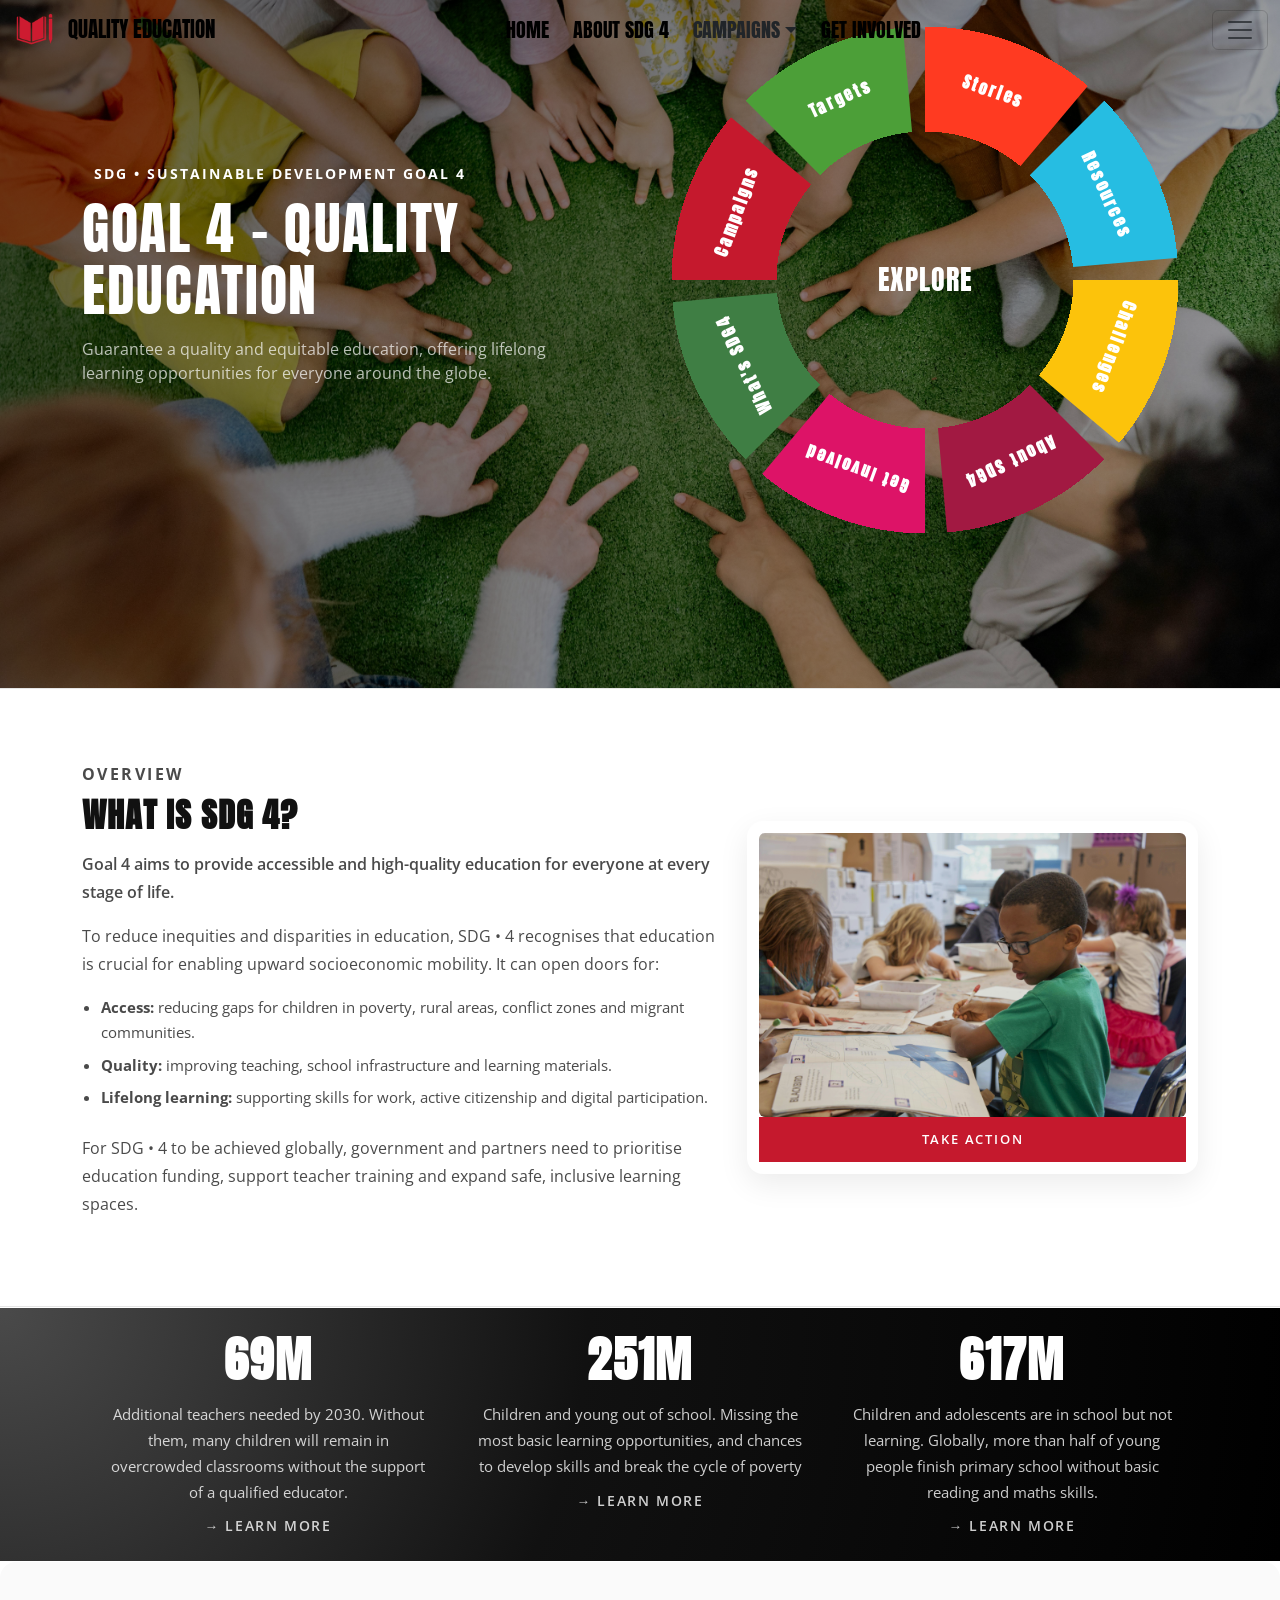
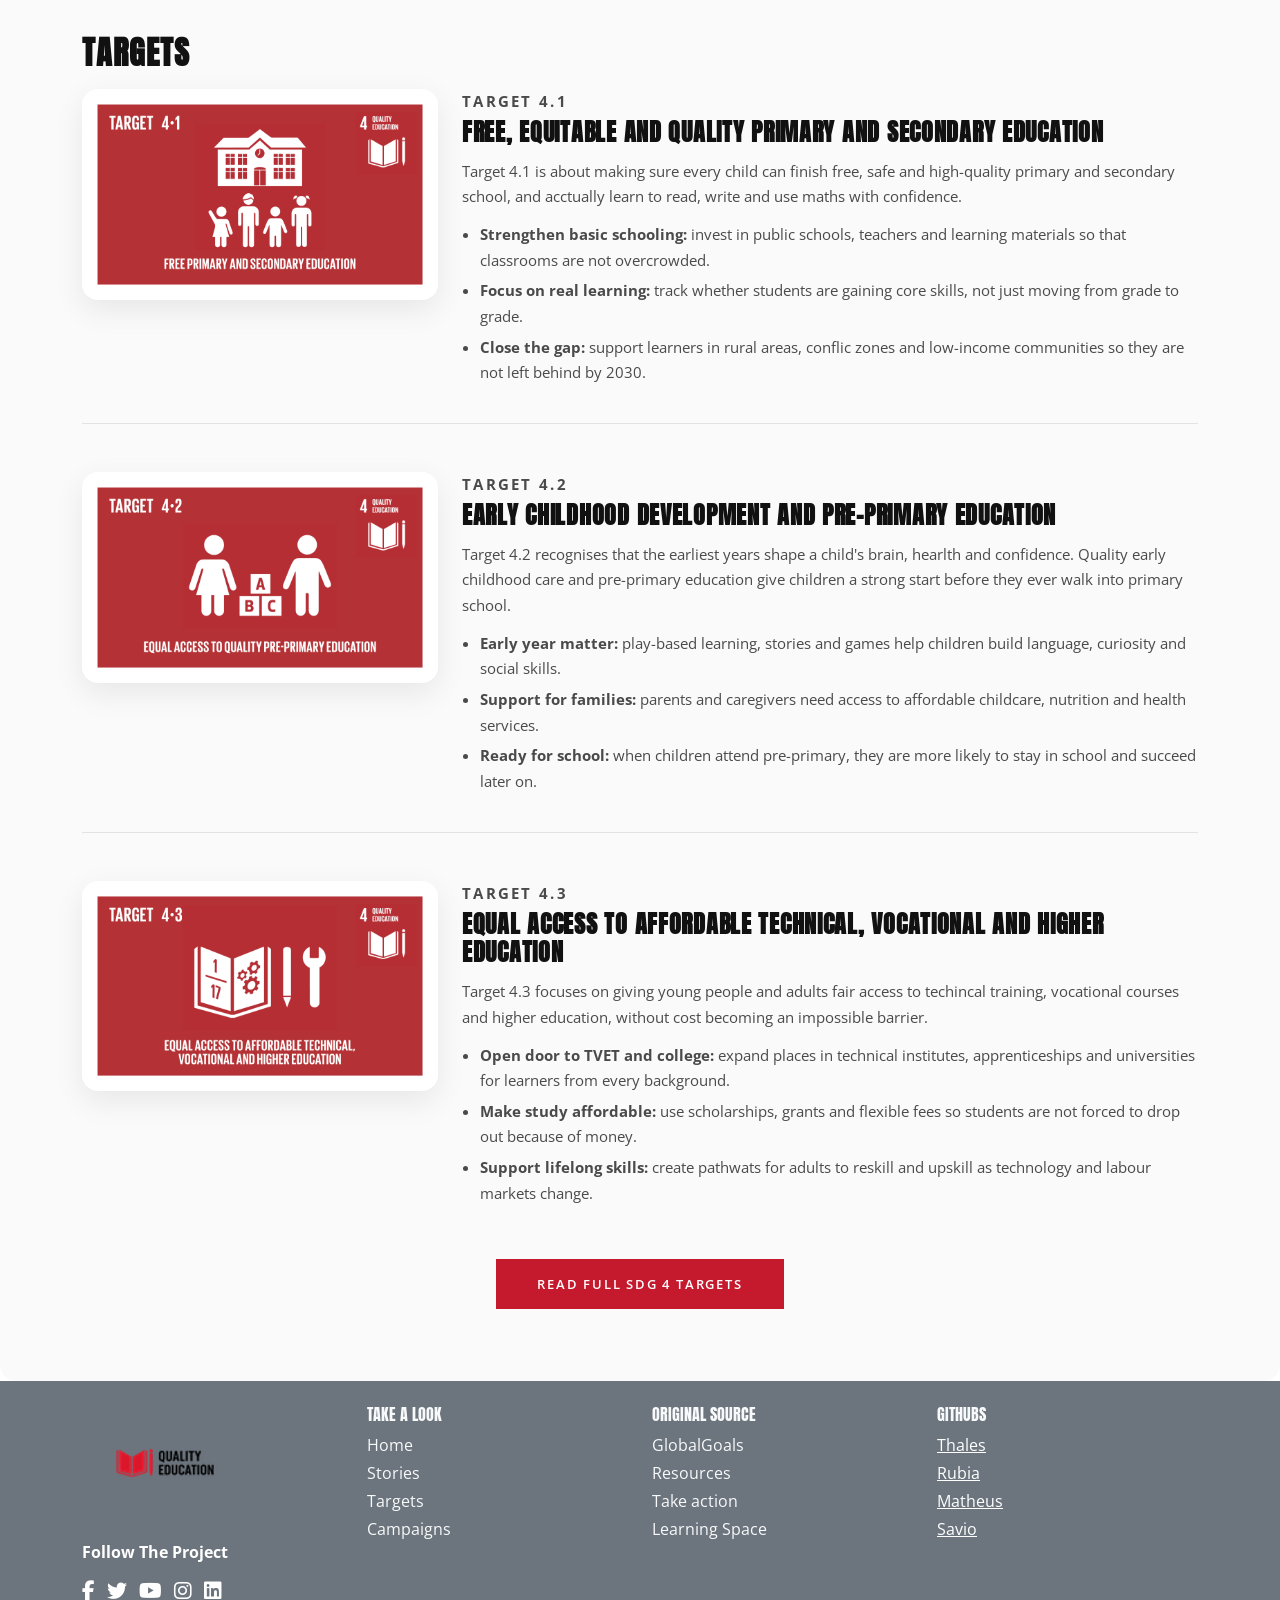
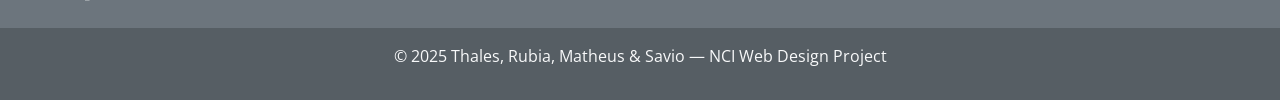
<file: index.html>
<!DOCTYPE html>
<html lang="en">
	<head>
		<meta charset="utf-8">
		<meta name="viewport" content="width=device-width, initial-scale=1">
		<meta name="author" content="Matheus Borges Mota Reis">

		<title>SDG 4 - Quality Education | Home</title>

		<!-- SEO -->
		<meta name="keywords" content="SDG 4, Quality Education, Sustainable Development Goals">
		<meta name="title" content="SDG 4 - Quality Education">
		<meta name="description" content="Overview of Sustainable Development Goal 4 (Quality Education): context, statistics and key targets.">
		<meta name="robots" content="index, follow">
		<meta name="language" content="English">

		<!-- Google Fonts (Anton + Open Sans) -->
		<link rel="preconnect" href="https://fonts.googleapis.com">
		<link rel="preconnect" href="https://fonts.gstatic.com" crossorigin>
		<link href="https://fonts.googleapis.com/css2?family=Anton&family=Open+Sans:ital,wght@0,300..800;1,300..800&display=swap" rel="stylesheet">
		
		<!-- Bootstrap -->
		<link href="https://cdn.jsdelivr.net/npm/bootstrap@5.3.8/dist/css/bootstrap.min.css" rel="stylesheet" integrity="sha384-sRIl4kxILFvY47J16cr9ZwB07vP4J8+LH7qKQnuqkuIAvNWLzeN8tE5YBujZqJLB" crossorigin="anonymous">

		<!-- Font Awesome Icons -->
		<link rel="stylesheet" href="https://cdnjs.cloudflare.com/ajax/libs/font-awesome/6.5.2/css/all.min.css">

		<!-- CSS -->
		<link rel="stylesheet" href="css/style.css">
	</head>
	<body class="body mtBody page-home">

		<!-- NAVBAR (loaded via jQuery in main.js) -->
		<div id="nav-placeholder"></div>

		<!-- ================================== MAIN CONTENT ================================== -->
		<main class="mt-main-body">

			<!-- ============================== HERO: SDG4 intro + spinning wheel ============
					Wheel layout inspired by: https://globalgoals.org 
					Adapted from CodePen by Felipe Mendez: https://codepen.io/felipemendez/pen/nqMaKY
					Modified by Matheus Borges Mota Reis
			================================================================================== -->
			<section class="mt-hero-sdg4">
				<div class="container py-4">
					<div class="row g-4 align-items-center">

						<!-- Left: main heading and intro text -->
						<div class="col-lg-6">
							<p class="mt-hero-eyebrow mb-2">SDG • Sustainable Development Goal 4</p>
							<h1 class="display-4 mb-3 mt-main-heading">GOAL 4 - Quality Education</h1>
							<p class="mb-3 mt-hero-txt">
								Guarantee a quality and equitable education, offering lifelong learning opportunities for everyone around the globe.
							</p>
						</div>	
						
						<!-- Right: circular navigation wheel -->
						<div class="col-lg-6 d-flex justify-content-center mt-wheel-section">
							<div class="mt-sdg-wheel">
								
								<!-- Center label -->
								<div class="mt-sdg-wheel-center">
									<h3 class="mb-0">Explore</h3>
								</div>

								<!-- Wheel items -->
								<ul class="mt-sdg-wheel-orbit">
									<li><a class="mt-sdg-wheel-item mt-wheel-label" href="#">Campaigns</a></li>
									<li><a class="mt-sdg-wheel-item mt-wheel-label" href="#">Targets</a></li>
									<li><a class="mt-sdg-wheel-item mt-wheel-label" href="#">Stories</a></li>
									<li><a class="mt-sdg-wheel-item mt-wheel-label" href="#">Resources</a></li>
									<li><a class="mt-sdg-wheel-item mt-wheel-label" href="#">Challenges</a></li>
									<li><a class="mt-sdg-wheel-item mt-wheel-label" href="#">About SDG4</a></li>
									<li><a class="mt-sdg-wheel-item mt-wheel-label" href="#">Get Involved</a></li>
									<li><a class="mt-sdg-wheel-item mt-wheel-label" href="#">What's SDG4</a></li>
								</ul>
							</div>
						</div>
					</div>
				</div>
			</section>

			<!-- ============================== WHAT IS SDG-4? ============================== -->
			<section class="py-5 mt-section-sdg4">
				<div class="container py-4">
					<div class="row g-4 align-items-center">

						<!-- Left: explanation text -->
						<div class="col-lg-7">
							<p class="mt-section-eyebrow">Overview</p>
							<h2 class="h2 fw-bold mb-3">What is SDG 4?</h2>

							<p class="mt-section-lead">
								Goal 4 aims to provide accessible and high-quality education for everyone at every stage of life.
							</p>

							<p class="mt-section-body">
								To reduce inequities and disparities in education, SDG • 4 recognises that education is crucial for enabling upward socioeconomic mobility. It can open doors for:
							</p>

							<ul class="mt-section-list">
								<li><strong>Access:</strong> reducing gaps for children in poverty, rural areas, conflict zones and migrant communities.</li>
								<li><strong>Quality:</strong> improving teaching, school infrastructure and learning materials.</li>
								<li><strong>Lifelong learning:</strong> supporting skills for work, active citizenship and digital participation.</li>
							</ul>

							<p class="mt-section-body">
								For SDG • 4 to be achieved globally, government and partners need to prioritise education funding, support teacher training and expand safe, inclusive learning spaces.
							</p>
						</div>

						<!-- Right: image card + CTA button
								Image from Pexel (royalty-free educational photo.)
						 -->
						<div class="col-lg-5">
							<div class="mt-section-card">
								<img 
									class="img-fluid rounded mt-sdg4-img" 
									src="img/matheus/what-is-sdg4.jpg" 
									alt="Boy studying in a classroom"
								>
								<a href="#" class="mt-section-cta-btn mt-btn mt-btn-full">
									Take action
								</a>
							</div>
						</div>
					</div>
				</div>
			</section>

			<!-- ============================== STRIP "STATISTIC" ==============================
					Statistics and links taken from UNESCO & UNICEF:
					https://www.unesco.org/en/teachers
					https://www.unesco.org/en/articles/251m-children-and-youth-still-out-school-despite-decades-progress-unesco-report
					https://data.unicef.org/resources/are-children-really-learning-foundational-skills-report/
			================================================================================== -->
			<section class="mt-statistic-strip">
				<div class="container">
					<div class="row g-0 text-center">

						<!-- Column Left -->
						<div class="col-lg-4">
							<div class="p-4">
								<h2 class="fw-bold mb-0 mt-statistic-number">69M</h2>
								<p class="mt-statistic-txt">Additional teachers needed by 2030. Without them, many children will remain in overcrowded classrooms without the support of a qualified educator.</p>
								<a class="mt-statistic-link" href="https://www.unesco.org/en/teachers">→ Learn more</a>
							</div>
						</div>

						<!-- Column Middle -->
						<div class="col-lg-4">
							<div class="p-4">
								<h2 class="fw-bold mb-0 mt-statistic-number">251M</h2>
								<p class="mt-statistic-txt">Children and young out of school. Missing the most basic learning opportunities, and chances to develop skills and break the cycle of poverty</p>
								<a class="mt-statistic-link" href="https://www.unesco.org/en/articles/251m-children-and-youth-still-out-school-despite-decades-progress-unesco-report">→ Learn more</a>
							</div>
						</div>						

						<!-- Column Right -->
						<div class="col-lg-4">
							<div class="p-4">
								<h2 class="fw-bold mb-0 mt-statistic-number">617M</h2>
								<p class="mt-statistic-txt">Children and adolescents are in school but not learning. Globally, more than half of young people finish primary school without basic reading and maths skills.</p>
								<a class="mt-statistic-link" href="https://data.unicef.org/resources/are-children-really-learning-foundational-skills-report/">→ Learn more</a>
							</div>
						</div>
					</div>
				</div>
			</section>

			<!-- ============================== TARGETS ============================== -->
			<section class="py-5 mt-section-targets">
				<div class="container py-4">
					<h3 class="h2 fw-bold mb-3">Targets</h3>

					<!-- Target 4.1 -->
					<article class="mb-5 mt-target">
						<div class="row g-4 align-items-start">

							<!-- Left: target illustration -->
							<div class='col-lg-4'>
								<div class="mt-target-card">
									<img class="img-fluid rounded" src="img/matheus/MC_Target_4.1.png" alt="Target 4.1 graphic">
								</div>
							</div>

							<!-- Right: description -->
							<div class="col-lg-8">
								<p class="mt-target-label">Target 4.1</p>
								<h3 class="h4 mt-target-title">Free, equitable and quality primary and secondary education</h3>

								<p class="mt-target-summary">Target 4.1 is about making sure every child can finish free, safe and high-quality primary and secondary school, and acctually learn to read, write and use maths with confidence.</p>

								<ul class="mt-target-list">
									<li><strong>Strengthen basic schooling:</strong> invest in public schools, teachers and learning materials so that classrooms are not overcrowded.</li>
									<li><strong>Focus on real learning:</strong> track whether students are gaining core skills, not just moving from grade to grade.</li>
									<li><strong>Close the gap:</strong> support learners in rural areas, conflic zones and low-income communities so they are not left behind by 2030.</li>
								</ul>
							</div>
						</div>
					</article>

					<!-- Target 4.2 -->
					<article class="mb-5 mb-5 mt-target">
						<div class="row g-4 align-items-start">

							<!-- Left: target illustration -->
							<div class='col-lg-4'>
								<div class="mt-target-card">
									<img class="img-fluid rounded" src="img/matheus/MC_Target_4.2.png" alt="Target 4.2 graphic">
								</div>
							</div>

							<!-- Right: description -->
							<div class="col-lg-8 ">
								<p class="mt-target-label">Target 4.2</p>
								<h3 class="h4 mt-target-title">Early childhood development and pre-primary education</h3>

								<p class="mt-target-summary">Target 4.2 recognises that the earliest years shape a child's brain, hearlth and confidence. Quality early childhood care and pre-primary education give children a strong start before they ever walk into primary school.</p>

								<ul class="mt-target-list">
									<li><strong>Early year matter:</strong> play-based learning, stories and games help children build language, curiosity and social skills.</li>
									<li><strong>Support for families:</strong> parents and caregivers need access to affordable childcare, nutrition and health services.</li>
									<li><strong>Ready for school:</strong> when children attend pre-primary, they are more likely to stay in school and succeed later on.</li>
								</ul>
							</div>
						</div>
					</article>

					<!-- Target 4.3 -->
					<article class="mb-5 mb-5 mt-target">
						<div class="row g-4 align-items-start">

							<!-- Left: target illustration -->
							<div class='col-lg-4'>
								<div class="mt-target-card">
									<img class="img-fluid rounded" src="img/matheus/MC_Target_4.3.png" alt="Target 4.3 graphic">
								</div>
							</div>

							<!-- Right: description -->
							<div class="col-lg-8 ">
								<p class="mt-target-label">Target 4.3</p>
								<h3 class="h4 mt-target-title">Equal access to affordable technical, vocational and higher education</h3>

								<p class="mt-target-summary">Target 4.3 focuses on giving young people and adults fair access to techincal training, vocational courses and higher education, without cost becoming an impossible barrier.</p>

								<ul class="mt-target-list">
									<li><strong>Open door to TVET and college:</strong> expand places in technical institutes, apprenticeships and universities for learners from every background.</li>
									<li><strong>Make study affordable:</strong> use scholarships, grants and flexible fees so students are not forced to drop out because of money.</li>
									<li><strong>Support lifelong skills:</strong> create pathwats for adults to reskill and upskill as technology and labour markets change.</li>
								</ul>
							</div>
						</div>
					</article>

					<!-- Button linking to more targets page -->
					<div class="text-center mt-3">
						<a class="mt-btn mt-btn-large" href="#">Read full SDG 4 targets</a>
					</div>

				</div>
			</section>
		</main>

		<!--  Footer (loaded via main.js)r-->
		<div id="footer-placeholder"></div>

		<!-- Back to top button -->
		<button
			type="button"
			class="mt-back-to-top"
			aria-label="Back to top"
		>
			<i class="fa-solid fa-arrow-up" aria-hidden="true"></i>
		</button>
		
		<!--   jQuery (loading navbar & footer) -->
		<script src="https://code.jquery.com/jquery-3.7.1.min.js"></script>
		
		<!--  External JS  -->
		<script src="script/main.js"></script>
		<script src="script/mt-wheel.js"></script>
		<script src="script/mt-backtotop.js"></script>

		<!-- Bootstrap bundle-->
		<script src="https://cdn.jsdelivr.net/npm/bootstrap@5.3.8/dist/js/bootstrap.bundle.min.js" integrity="sha384-FKyoEForCGlyvwx9Hj09JcYn3nv7wiPVlz7YYwJrWVcXK/BmnVDxM+D2scQbITxI" crossorigin="anonymous"></script>
	</body>
</html>
</file>
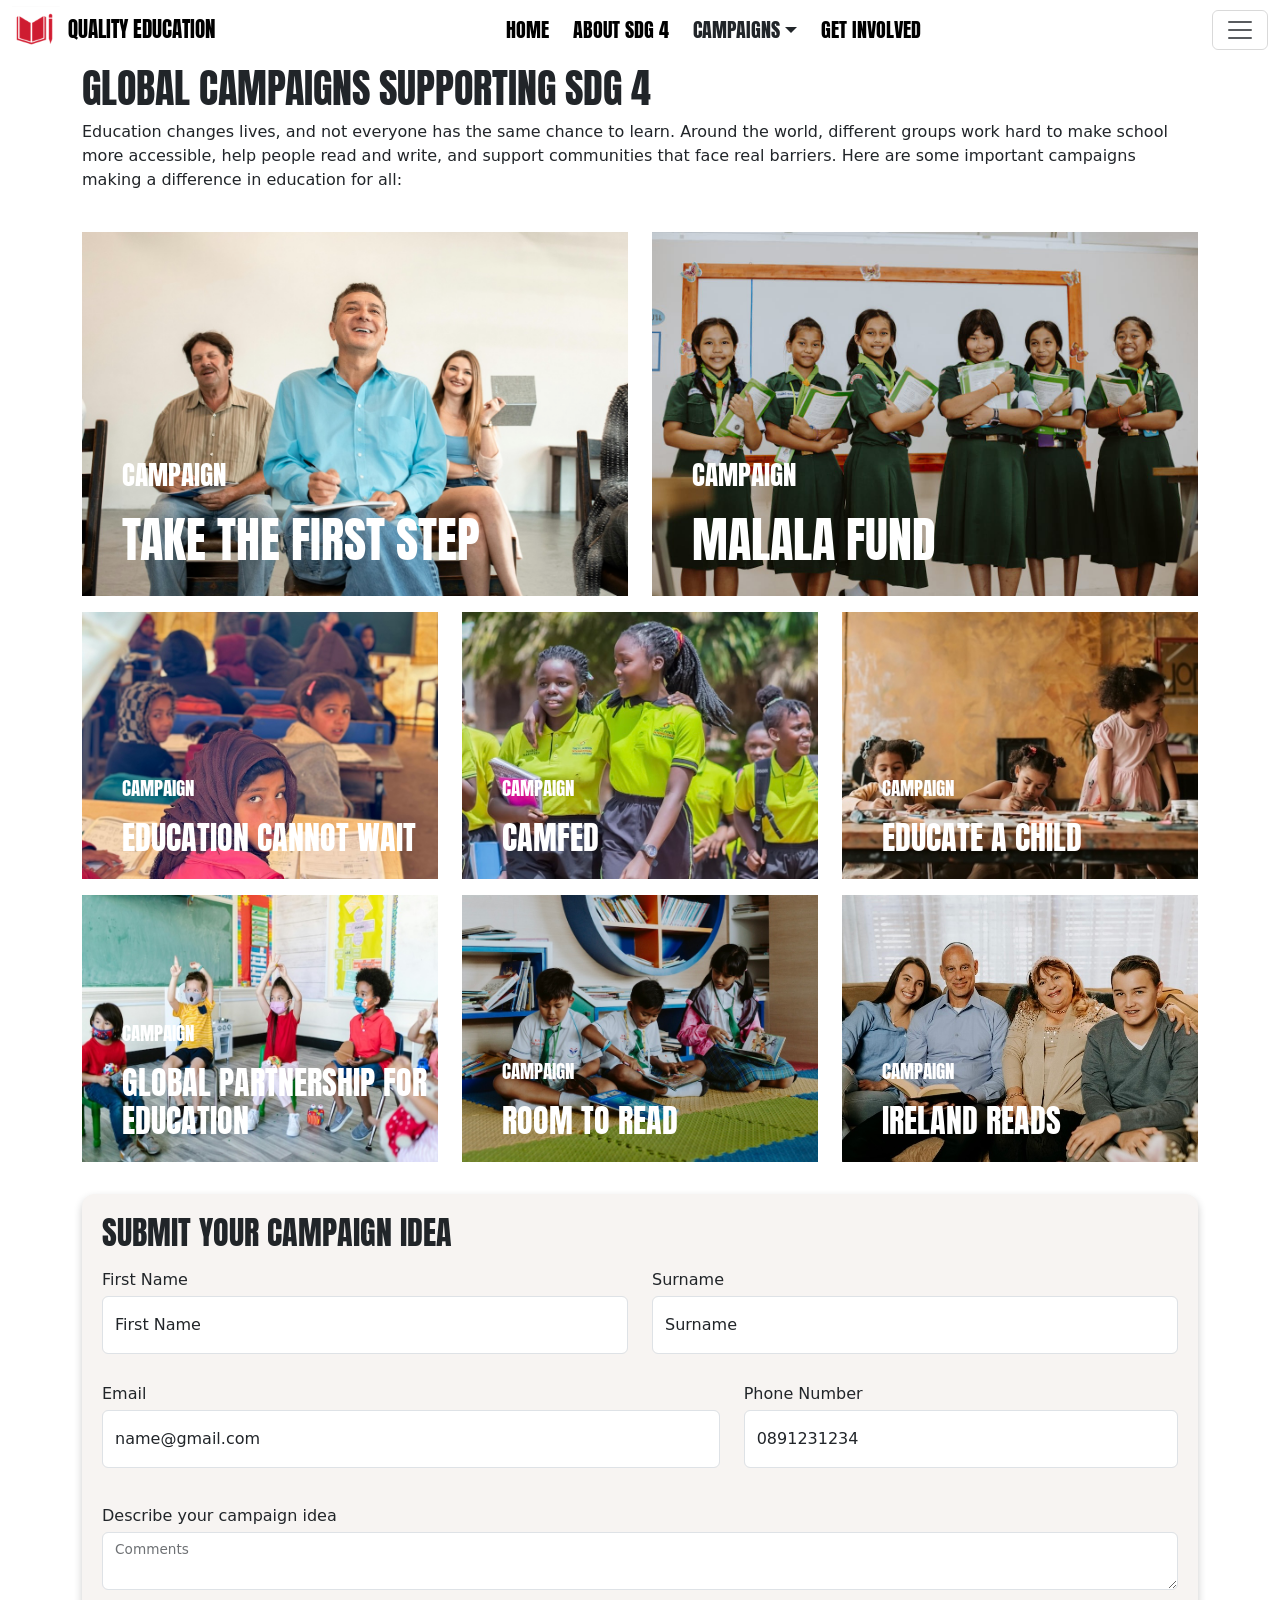
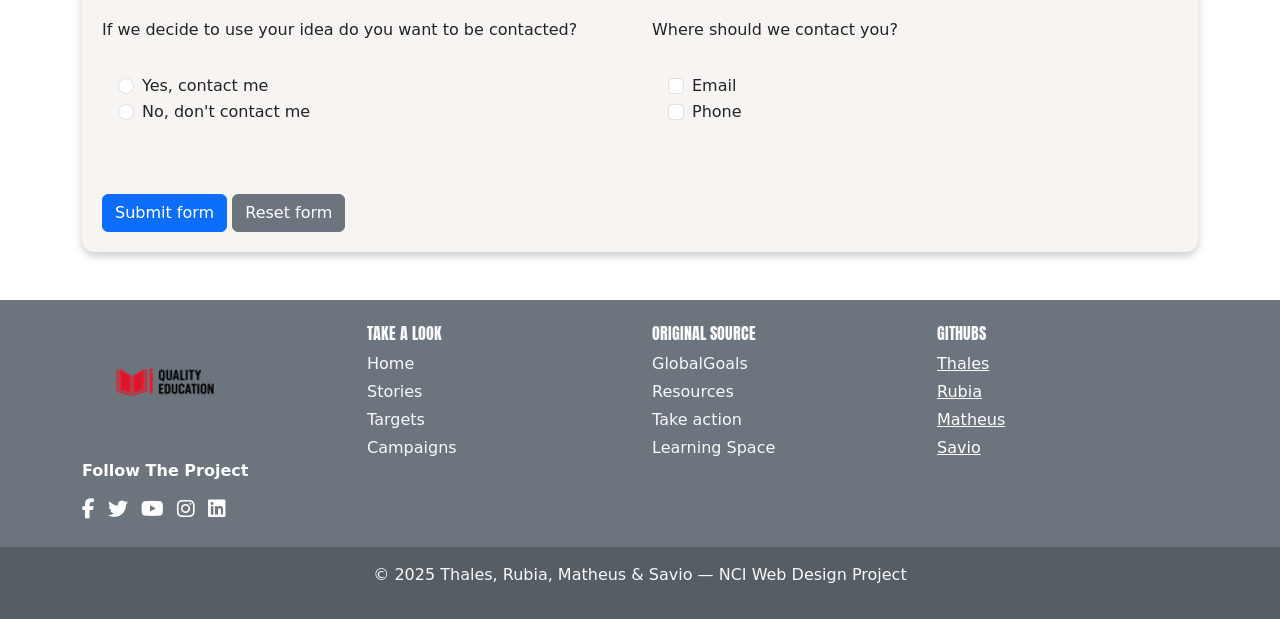
<file: campaigns.html>
<!doctype html>
<html lang="en">
  <head>
		<meta charset="utf-8">
		<meta name="author" content="Thales Marques Ferrari de Almeida">
		<meta name="viewport" content="width=device-width, initial-scale=1">
		<title>campaigns</title>
		<!-- Google Fonts -->
		<link rel="preconnect" href="https://fonts.googleapis.com">
		<link rel="preconnect" href="https://fonts.gstatic.com" crossorigin>
		<link href="https://fonts.googleapis.com/css2?family=Anton&family=Open+Sans:ital,wght@0,300..800;1,300..800&display=swap" rel="stylesheet">
		<!--Icons-->
		<link rel="stylesheet" href="https://cdnjs.cloudflare.com/ajax/libs/font-awesome/6.5.2/css/all.min.css"/>
		<!-- Bootstrap -->
		<link href="https://cdn.jsdelivr.net/npm/bootstrap@5.3.8/dist/css/bootstrap.min.css" rel="stylesheet" integrity="sha384-sRIl4kxILFvY47J16cr9ZwB07vP4J8+LH7qKQnuqkuIAvNWLzeN8tE5YBujZqJLB" crossorigin="anonymous">
		<!-- CSS -->
		<link rel="stylesheet" href="/css/style.css">
  </head>
  
  <body>	
  
	<!--  Navbar placeholder-->
	<div id="nav-placeholder"></div>

    <div class="container spacer-top-body">
		<div class="row"> <!--Heading, one colum-->
			<div class="col-sm-12 mb-4"> 
				<h1 class="anton-regular">Global Campaigns Supporting SDG 4</h1>
				<p class="open-sans-regular">
					Education changes lives, and not everyone has the same chance to learn. Around the world, different groups work hard to make school more accessible, help people read and write, and support communities that face real barriers. Here are some important campaigns making a difference in education for all:
				</p>
			</div>
		</div>

		<div class="row mb-3 anton-regular"> <!-- 2 main campaigns, 2 colums(6 each) -->
			<div class="col-sm-6 wrapper-et mb-3 mb-sm-0">
				<div class="img-container"> <!--wrapping all the content-->
					<a href="https://www.nala.ie">
						<img src="img/thales/campaigns/takeTheFirstStep.png" alt="Adults engaged in a collaborative learning environment, actively studying together in a classroom filled with educational materials and resources, conveying a sense of teamwork and determination." class="img-fluid img_main_Campaign">
						<!--  Photo by RDNE Stock project: https://www.pexels.com/photo/people-sitting-laughing-in-a-classroom-5756567/  -->
						<div class="text-inside-img"> <!--text that goes insed the image-->
							<p>Campaign</p>
							<h3>Take the First Step</h3>
						</div>
					</a>
				</div>
			</div>
			<div class="col-sm-6 wrapper-et ml-3 mb-sm-0">
				<div class="img-container"> <!--wrapping all the content-->
					<a href="https://malala.org">
						<img src="img/thales/campaigns/malalaFound.jpg" alt="Six teenage girls in school uniforms in a classroom, smiling at the camera while holding green folders with documents. They stand in front of a whiteboard with an orange frame, appearing confident and proud of their education." class="img-fluid img_main_Campaign">
						<!--  Photo by Ron Lach : https://www.pexels.com/photo/girls-in-girl-scouts-uniform-holding-books-10637666/  -->
						<div class="text-inside-img"> <!--text that goes insed the image-->
							<p>Campaign</p>
							<h3>Malala Fund</h3>
						</div>
					</a>
				</div>
			</div>
		</div>

		<div class="row anton-regular"> <!-- 6 small campaigns, 3 columns for computer version and 2 columns for mobile-->
			<div class="col-6 col-lg-4 wrapper-et mb-lg-3 mb-3">
				<div class="img-container"> <!--wrapping all the content-->
					<a href="https://www.educationcannotwait.org">
						<img src="img/thales/campaigns/educationCannotWait.jpg" alt="Place holder main campaigns" class="img-fluid img_main_Campaign">
						<!--  Photo by Bengi  River: https://www.pexels.com/photo/kids-in-syrian-classroom-14992078/  -->
						<div class="text-inside-img"> <!--text that goes insed the image-->
							<p>Campaign</p>
							<h3>Education Cannot Wait</h3>
						</div>
					</a>
				</div>
			</div>
			<div class="col-6 col-lg-4 wrapper-et">
				<div class="img-container"> <!--wrapping all the content-->
					<a href="https://camfed.org/eur/">
						<img src="img/thales/campaigns/camfed.jpg" alt="Four young girls in bright yellow school uniforms and dark skirts stand together outdoors under palm trees, smiling warmly at the camera. They appear confident and happy, with one girl holding a pink notebook. The setting conveys a sense of educational opportunity, community support, and the positive impact of quality education in their lives." class="img-fluid img_main_Campaign">
						<!--  Photo by Workman  House : https://www.pexels.com/photo/students-in-uniforms-of-an-african-school-19348206/  -->
						<div class="text-inside-img"> <!--text that goes insed the image-->
							<p>Campaign</p>
							<h3>camfed</h3>
						</div>
					</a>
				</div>
			</div>
			<div class="col-6 col-lg-4 wrapper-et  mb-3">
				<div class="img-container"> <!--wrapping all the content-->
					<a href="https://www.educateachild.org">
						<img src="img/thales/campaigns/educateChild.jpg" alt="Three young girls engaged in arts and crafts at a wooden table in a warm, textured classroom environment. They are concentrating on their creative work with art supplies spread across the surface, conveying curiosity, focus, and the joy of learning through hands-on creative activities." class="img-fluid img_main_Campaign">
						<!--  Photo by Vlada Karpovich: https://www.pexels.com/photo/photo-of-girls-doing-arts-7025540/  -->
						<div class="text-inside-img"> <!--text that goes insed the image-->
							<p>Campaign</p>
							<h3>Educate a Child</h3>
						</div>
					</a>
				</div>
			</div>
			<div class="col-6 col-lg-4 wrapper-et">
				<div class="img-container"> <!--wrapping all the content-->
					<a href="https://www.globalpartnership.org">
						<img src="img/thales/campaigns/globalPartnershipEducation.jpg" alt="Students in a classroom engaged in collaborative learning activities, surrounded by educational materials and resources. The environment conveys hope, progress, and the positive impact of global educational partnerships in creating inclusive learning opportunities for children worldwide." class="img-fluid img_main_Campaign">
						<!--  Photo by RDNE Stock project: https://www.pexels.com/photo/kids-sitting-on-their-chairs-8363123/  -->
						<div class="text-inside-img"> <!--text that goes insed the image-->
							<p>Campaign</p>
							<h3>Global Partnership for Education</h3>
						</div>
					</a>
				</div>
			</div>
			<div class="col-6 col-lg-4 wrapper-et mb-3">
				<div class="img-container"> <!--wrapping all the content-->
					<a href="https://www.roomtoread.org">
						<img src="img/thales/campaigns/roomToRead.jpg" alt="Children in a classroom engaged in reading and learning activities, surrounded by books and educational materials. The environment conveys hope, literacy empowerment, and the transformative impact of access to reading resources in creating educational opportunities for underprivileged communities worldwide." class="img-fluid img_main_Campaign">
						<!--  Photo by Ron Lach : https://www.pexels.com/photo/group-of-students-reading-a-book-10638213/  -->
						<div class="text-inside-img"> <!--text that goes insed the image-->
							<p>Campaign</p>
							<h3>Room to Read</h3>
						</div>
					</a>
				</div>
			</div>
			<div class="col-6 col-lg-4 wrapper-et">
				<div class="img-container"> <!--wrapping all the content-->
					<a href="https://www.irelandreads.ie">
						<img src="img/thales/campaigns/irelandReads.jpg" alt="Place holder main campaigns" class="img-fluid img_main_Campaign">
						<!--  Photo by RDNE Stock project: https://www.pexels.com/photo/photo-of-family-seated-together-6115401/  -->
						<div class="text-inside-img"> <!--text that goes insed the image-->
							<p>Campaign</p>
							<h3>Ireland Reads</h3>
						</div>
					</a>
				</div>
			</div>
		</div>
		<!--
			Content Note:
			The written content on this webpage was created with assistance from ChatGPT 
			(used only as a writing and summarisation tool). 
			All factual information was sourced from trusted public organisations, including:

			• United Nations – Sustainable Development Goal 4 (Quality Education)
				https://www.un.org/sustainabledevelopment/education/

			• UNESCO – Global Education Monitoring Reports
				https://www.unesco.org/en/education/reports

			• UNICEF – Education Research & Statistics
				https://www.unicef.org/education

			• OECD – Education Indicators and Data
				https://www.oecd.org/education/

			The final wording, layout, and structure were reviewed and edited manually
			by the project author (Thales Marques Ferrari de Almeida) to match the requirements of the Web Design & Development CA.
		-->


		<div class="wrapper-form-t mt-3 mb-5">
			<h2 class="anton-regular">Submit your campaign idea</h2>
			<form class="mt-3 open-sans-regular" id="form"> <!--  Form  -->
				<div class="row">
					<div class="col-6 mb-3"> <!--  First Name  -->
						<p class="mb-0">First Name</p>
						<div class="form-floating input-control-t mt-1">
							<input type="text" class="form-control" id="inputFirstName" placeholder="First Name">
							<label for="inputFirstName">First Name</label>
							<div class="form-error-t"></div>
						</div>
					</div>
					<div class="col-6 mb-3"> <!--  Surname  -->
						<p class="mb-0">Surname</p>
						<div class="form-floating input-control-t mt-1">
							<input type="text" class="form-control" id="inputSurname" placeholder="Surname">
							<label for="inputSurname">Surname</label>
							<div class="form-error-t"></div>
						</div>
					</div>
				</div>
				<div class="row">
					<div class="col-7">
						<p class="mb-0">Email</p> <!--  Email  -->
						<div class="form-floating mt-1 input-control-t ">
							<input type="email" class="form-control" id="inputEmail" placeholder="name@gmail.com">
							<label for="inputEmail">name@gmail.com</label>
							<div class="form-error-t"></div>
						</div>
					</div>
					<div class="col-5 mb-3">
						<p class="mb-0">Phone Number</p> <!--  Phone number  -->
						<div class="form-floating mt-1 mb-2 input-control-t ">
							<input type="tel" inputmode="numeric" class="form-control" id="inputPhone" placeholder="0891231234" pattern="[0-9]{7,15}">
							<label for="inputPhone">0891231234</label>
							<div class="form-error-t"></div>
						</div>
					</div>
				</div>

				<div class="row mb-3"> <!--  Text area for comments  -->
					<div class="col-12">
						<p class="mb-0">Describe your campaign idea</p>
						<div class="form-floating mt-1 input-control-t ">
							<textarea class="form-control" id="inputTextArea" rows="3"></textarea>
							<label for="inputTextArea">Comments</label>
							<div class="form-error-t"></div>
						</div>
					</div>
				</div>

				<div class="row"> <!--  Radio buttons and checkbox   -->
					<div class="col-lg-6 col-12 mb-3"> <!--  Radio buttons  -->
						<p>If we decide to use your idea do you want to be contacted?</p>
						<div class="input-control-t wrapper-contact-method" id="contactError"> <!--  Wrapping the radio buttons -->
							<div class="form-check">
								<input class="form-check-input" type="radio" name="contact" value="yes" id="contactYes">
								<label class="form-check-label" for="contactYes">
									Yes, contact me
								</label>
							</div>
							<div class="form-check">
								<input class="form-check-input" type="radio" name="contact" value="no" id="contactNo">
								<label class="form-check-label" for="contactNo">
									No, don't contact me
								</label>
							</div>	
							<div class="form-error-t"></div>		
						</div>	
					</div>

					<div class="col-lg-6 col-12"> <!--  Checkbox  -->
						<p>Where should we contact you?</p>
						<div class="input-control-t wrapper-contact-method" id="optionError">
							<div class="form-check">
								<input class="form-check-input" type="checkbox" value="email" name="contactMethod" id="checkboxEmail">
								<label class="form-check-label" for="checkboxEmail">
									Email
								</label>
							</div>
							<div class="form-check">
								<input class="form-check-input" type="checkbox" value="phone" name="contactMethod" id="checkboxPhone">
								<label class="form-check-label" for="checkboxPhone">
									Phone
								</label>
							</div>
							<div class="form-error-t"></div>		
						</div>			
					</div>
				</div>
				<div class="col-12 mt-4"> <!--  Submit button  -->
					<button class="btn btn-primary " type="submit">Submit form</button>
					<button class="btn btn-secondary" type="reset">Reset form</button>
				</div>
			</form>
		</div>
	</div>
	
	<!--  Footer placeholder-->
	<div id="footer-placeholder"></div>
	
	<!--   jQuery   -->
	<script src="https://code.jquery.com/jquery-3.7.1.min.js"></script>
	
	<!--  External JS  -->
	<script src="script/main.js"></script>

	<!--  Campaign form JS  -->
	<script src="script/campaignForm.js"></script>
	
	<!--  Bostrap  -->
	<script src="https://cdn.jsdelivr.net/npm/bootstrap@5.3.8/dist/js/bootstrap.bundle.min.js" integrity="sha384-FKyoEForCGlyvwx9Hj09JcYn3nv7wiPVlz7YYwJrWVcXK/BmnVDxM+D2scQbITxI" crossorigin="anonymous"></script>
	
  </body>
</html>
</file>
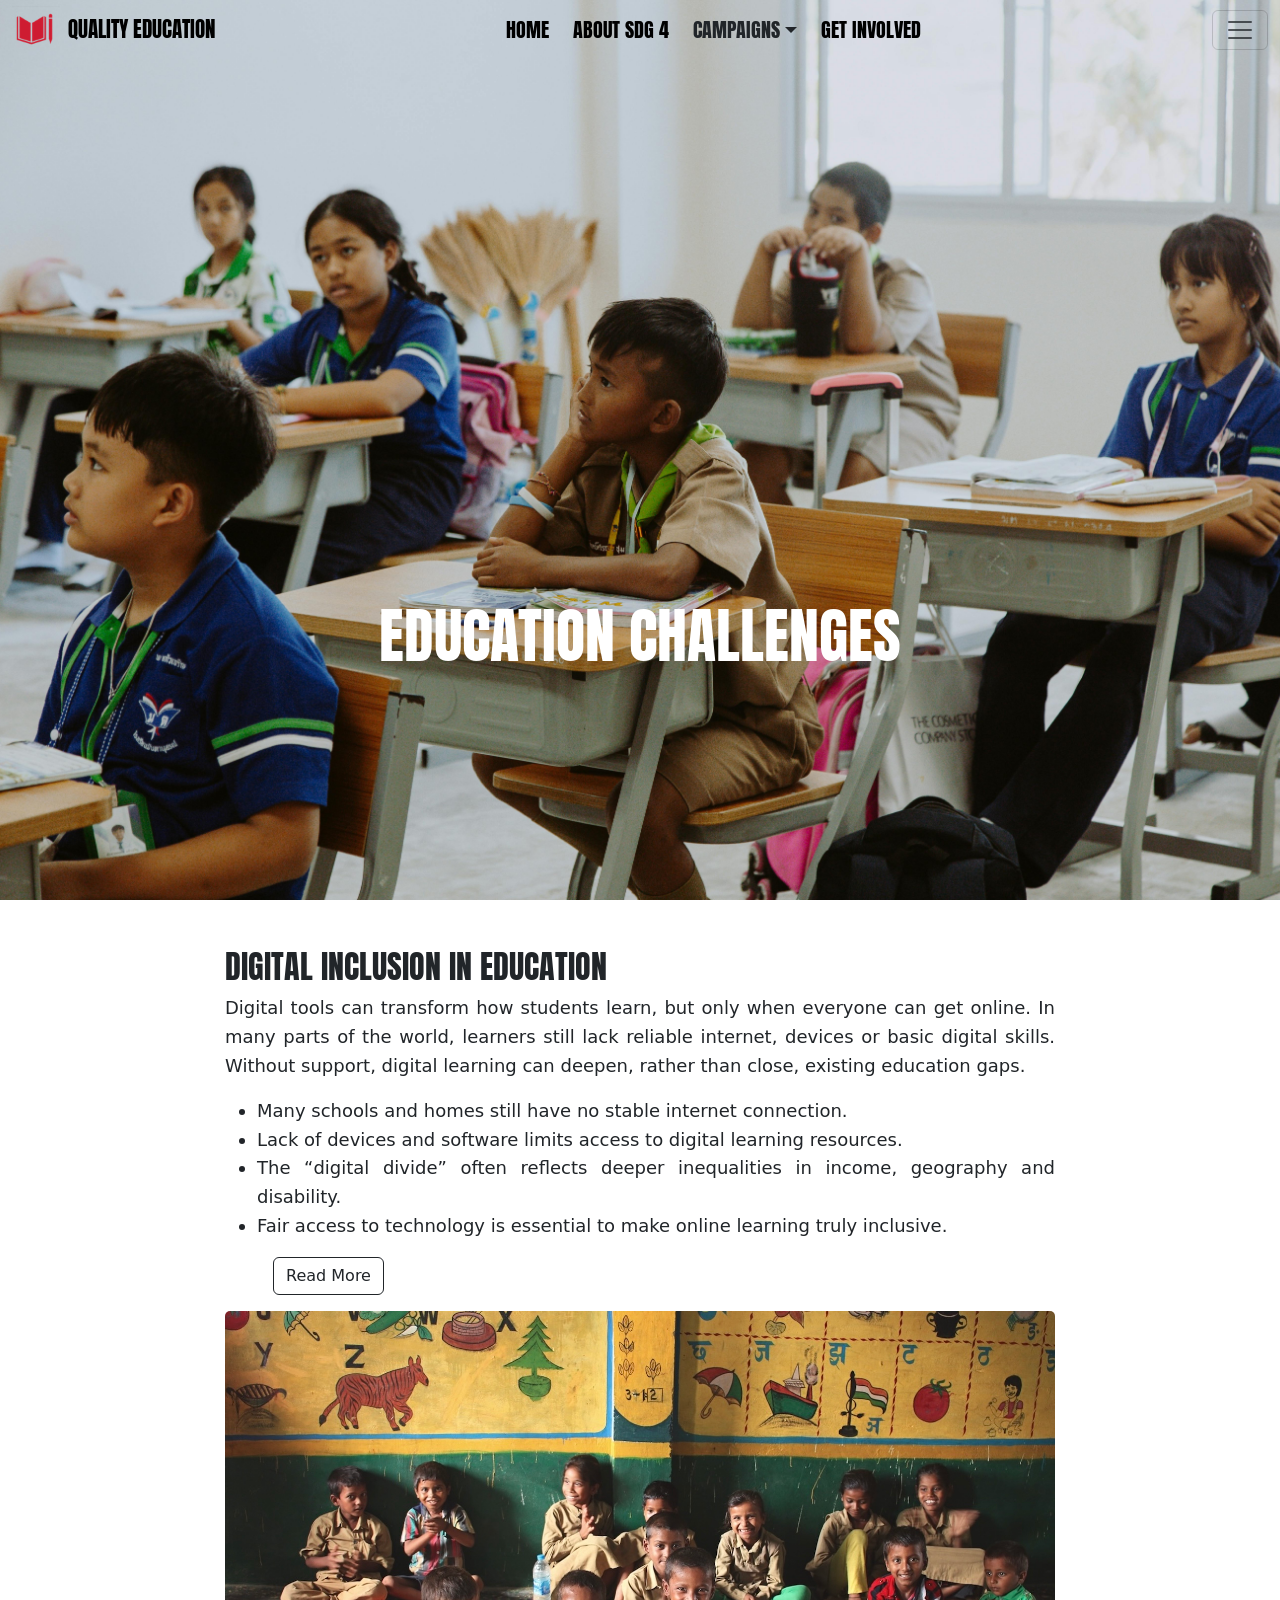
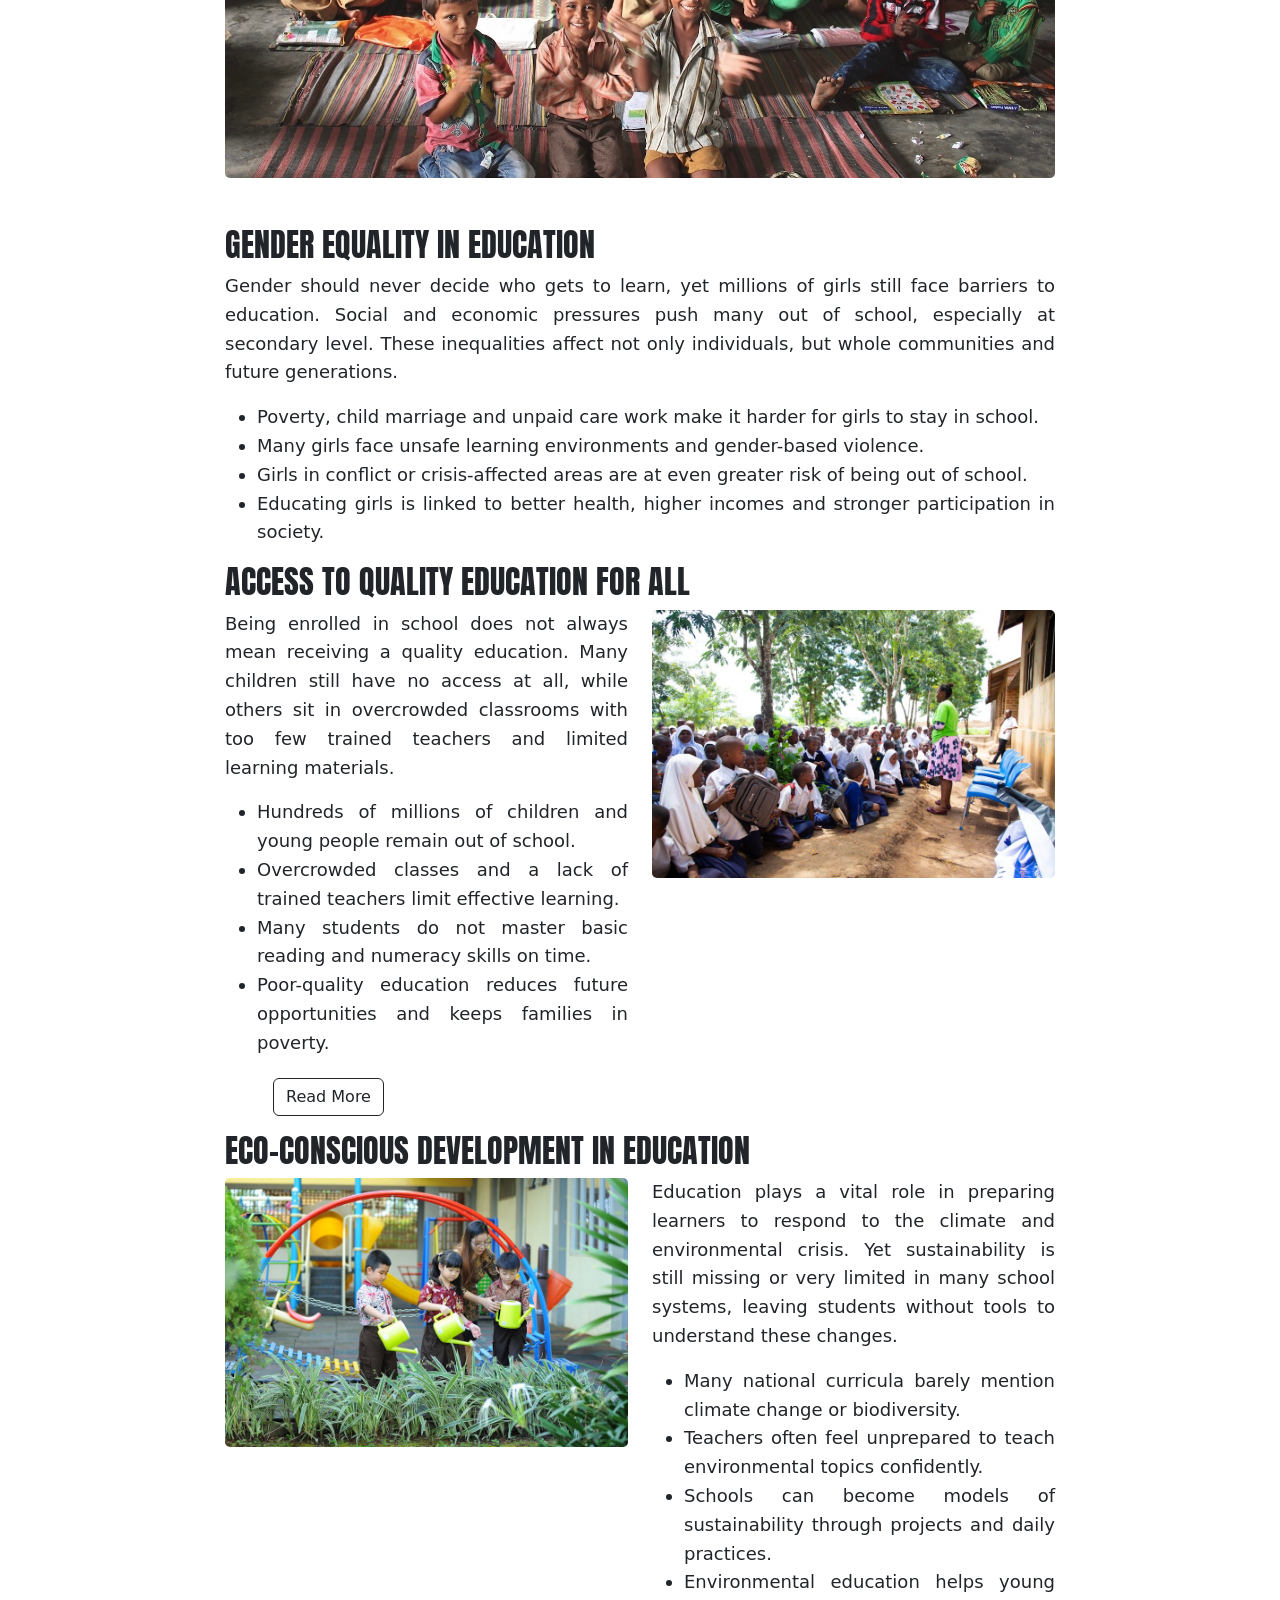
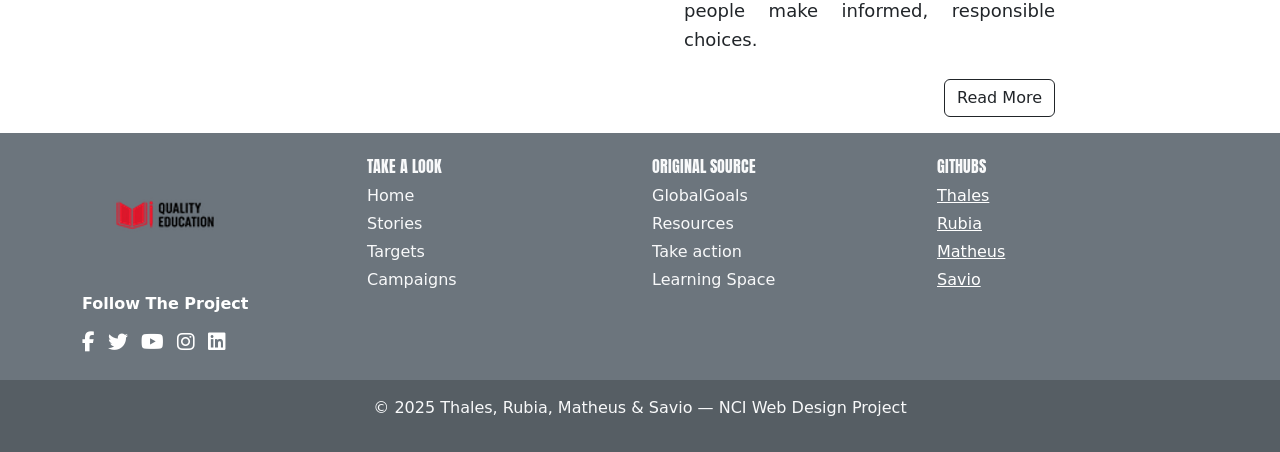
<file: educationChallenges.html>
<!doctype html>
<html lang="en">
	<head>
		<meta charset="utf-8">
		<meta name="author" content="Thales Marques Ferrari de Almeida">
		<meta name="viewport" content="width=device-width, initial-scale=1">
		<title>Education Challenges</title>
		<!-- Google Fonts -->
		<link rel="preconnect" href="https://fonts.googleapis.com">
		<link rel="preconnect" href="https://fonts.gstatic.com" crossorigin>
		<link href="https://fonts.googleapis.com/css2?family=Anton&family=Open+Sans:ital,wght@0,300..800;1,300..800&display=swap" rel="stylesheet">
		<!-- Icons -->
		<link rel="stylesheet" href="https://cdnjs.cloudflare.com/ajax/libs/font-awesome/6.5.2/css/all.min.css"/>
		<!-- Bootstrap -->
		<link href="https://cdn.jsdelivr.net/npm/bootstrap@5.3.8/dist/css/bootstrap.min.css" rel="stylesheet" integrity="sha384-sRIl4kxILFvY47J16cr9ZwB07vP4J8+LH7qKQnuqkuIAvNWLzeN8tE5YBujZqJLB" crossorigin="anonymous">
		<!-- CSS -->
		<link rel="stylesheet" href="/css/style.css">
	</head>
	<body>

		<header class="bg-img-t">
			
			<!--  Navbar placeholder-->
			<div id="nav-placeholder"></div>	
			
			<div class="container text-center background-txt-t anton-regular">
				<h1>Education Challenges</h1>
			</div>
		</header>
		<div class="container mt-5">
			<div class="content-wrapper-t"> <!--wrap the content for adding max-width-->
				<!--  1. Digital Inclusion in Education  -->
				<div class="row">
					<div class="col-sm-12">
						<h2 class="text-center text-md-start mb-2 anton-regular">Digital Inclusion in Education</h2>
						<!--  Short intro  -->
						<p class="word-formatting-t">
						Digital tools can transform how students learn, but only when everyone can get online. In many parts of the world, learners still lack reliable internet, devices or basic digital skills.
						Without support, digital learning can deepen, rather than close, existing education gaps.
						</p>

						<!--  Key points  -->
						<ul class="key-points-t">
							<li>Many schools and homes still have no stable internet connection.</li>
							<li>Lack of devices and software limits access to digital learning resources.</li>
							<li>The “digital divide” often reflects deeper inequalities in income, geography and disability.</li>
							<li>Fair access to technology is essential to make online learning truly inclusive.</li>
						</ul>

						<!--  technical/detailed paragraph  -->
						<div class="collapse mt-2" id="digitalInclusionMore">
							<p class="word-formatting-t mb-0">
							Acording to
							<a href="https://www.unesco.org/en/articles/unesco-spotlights-how-digital-learning-can-promote-equity-low-resource-contexts"
             				target="_blank" rel="noopener">
							UNESCO</a>
							a large share of primary and secondary schools around the world are still not connected to the internet.
							In low-resource contexts, this limits how teachers can use digital platforms, open educational resources and
							online training. Evidence shows that successful programmes combine investment in broadband infrastructure,
							affordable devices, teacher training and digital literacy for families, so that technology supports equity
							instead of creating new barriers.
							</p>
						</div>

						<!--  read more button  -->
						<div class="mb-3 mt-3 d-flex justify-content-center justify-content-md-start ms-md-5">
							<button type="button" class="btn btn-outline-dark bnt-sm read-more-bnt-t" data-bs-toggle="collapse" 
							data-bs-target="#digitalInclusionMore" aria-expanded="false"
							aria-controls="digitalInclusionMore">
								Read More
							</button>
						</div>

						<!--  Image  -->
						<img alt="A group of diverse children engaged in a collaborative learning activity outdoors, surrounded by nature." src="img/thales/educationChallenges/educationAcess.jpg" class="img-fluid">
						<!--  https://pixabay.com/photos/children-different-drawings-faces-1853193/  -->
					</div>
				</div>

				<!--  2. Gender equality in education  -->
				<div class="row mt-5">
					<div class="col-sm-12">
						<h2 class="text-center text-md-start mb-2 anton-regular">Gender equality in education</h2>
						
						<!--  Short Intro   -->
						<p class="word-formatting-t">
							Gender should never decide who gets to learn, yet millions of girls still face barriers to education.
							Social and economic pressures push many out of school, especially at secondary level.
							These inequalities affect not only individuals, but whole communities and future generations.
						</p>
						
						<!--  Key points  -->
						<ul class="key-points-t">
							<li>Poverty, child marriage and unpaid care work make it harder for girls to stay in school.</li>
							<li>Many girls face unsafe learning environments and gender-based violence.</li>
							<li>Girls in conflict or crisis-affected areas are at even greater risk of being out of school.</li>
							<li>Educating girls is linked to better health, higher incomes and stronger participation in society.</li>
						</ul>

						<!--  technical/detailed paragraph  -->


					</div>
				</div>

				<!-- 3. Acess to qualitu education for all  -->
				<div class="row">
					<div class="col-sm-12">
						<h2 class="text-center text-md-start mb-2 anton-regular">Access to quality education <br class="mobile-break"> for all</h2>
					</div>

					<div class="col-sm-6">
						<!--  Short intro  -->
						<p class="word-formatting-t">
							Being enrolled in school does not always mean receiving a quality education.
							Many children still have no access at all, while others sit in overcrowded classrooms
							with too few trained teachers and limited learning materials.
						</p>

						<!-- Key points -->
						<ul class="key-points-t">
							<li>Hundreds of millions of children and young people remain out of school.</li>
							<li>Overcrowded classes and a lack of trained teachers limit effective learning.</li>
							<li>Many students do not master basic reading and numeracy skills on time.</li>
							<li>Poor-quality education reduces future opportunities and keeps families in poverty.</li>
						</ul>
					</div>
					
					<div class="col-sm-6">
						<!--  Image  -->
						<img alt="Teacher standing and speaking to a large group of primary school children seated outdoors." src="img/thales/educationChallenges/qualityEducationAll.jpg" class="img-fluid">
						<!--  Photo by Swahili Studios: https://www.pexels.com/photo/outdoor-classroom-with-teacher-and-students-31747998/  -->
					</div>
				</div>

				<!--  technical/detailed paragraph  -->
				<div class="row">
					<div class="collapse mt-2 col-sm-12" id="qualityEducationMore">
						<p class="word-formatting-t mb-0">
						The
						<a href="https://www.worldbank.org/en/topic/education/brief/what-is-learning-poverty"
							target="_blank" rel="noopener">
							World Bank
						</a>
						describes a crisis of “learning poverty”, where a high share of 10-year-olds in
						low- and middle-income countries cannot read and understand a simple text.
						Research highlights the need for coordinated reforms: investment in teacher
						training, early-grade reading programmes, inclusive curricula, targeted support
						for disadvantaged learners and safe school infrastructure. Improving both access
						and quality together is essential to break cycles of disadvantage over time.
						</p>
					</div>

					<!--  read more button  -->
					<div class="mb-3 col-sm-12 mt-3 mt-md-1 d-flex justify-content-center justify-content-md-start ms-md-5">
						<button type="button" class="btn btn-outline-dark bnt-sm read-more-bnt-t" data-bs-toggle="collapse" 
						data-bs-target="#qualityEducationMore" aria-expanded="false"
						aria-controls="qualityEducationMore">
							Read More
						</button>
					</div>
				</div>

				<!--  4. Eco-conscious development in education  -->
				<div class="row">
					<div class="col-sm-12">
						<h2 class="text-center text-md-start mb-2 anton-regular">Eco-conscious development <br class="mobile-break"> in education</h2>
					</div>

					<!--  Image  -->
					<div class="col-sm-6 mb-3 mb-sm-0">
						<img alt="placeholder" src="img/thales/educationChallenges/ecoConsiousDevelopment.jpg" class="img-fluid">
						<!--  Photo by Nasirun Khan: https://www.pexels.com/photo/children-watering-plants-16850897/  -->
					</div>
					<div class="col-sm-6">
						<!--  Short intro  -->
						<p class="word-formatting-t">
							Education plays a vital role in preparing learners to respond to the climate
							and environmental crisis. Yet sustainability is still missing or very limited
							in many school systems, leaving students without tools to understand these changes.
						</p>

						<!--  Key points  -->
						<ul class="key-points-t">
							<li>Many national curricula barely mention climate change or biodiversity.</li>
							<li>Teachers often feel unprepared to teach environmental topics confidently.</li>
							<li>Schools can become models of sustainability through projects and daily practices.</li>
							<li>Environmental education helps young people make informed, responsible choices.</li>
						</ul>
					</div>
					
				
				</div>

				<!--  technical/detailed paragraph  -->
				<div class="row">
					<div class="collapse mt-2 col-sm-12" id="ecoConsiousMore">
						<p class="word-formatting-t mb-0">
						Recent analyses by
						<a href="https://www.unesco.org/en/articles/only-half-national-curricula-world-have-reference-climate-change-unesco-warns"
							target="_blank" rel="noopener">
							UNESCO
						</a>
						show that around half of national curriculum frameworks reviewed make no reference
						to climate change at all. To address this gap, UNESCO’s Education for Sustainable
						Development (ESD for 2030) framework encourages countries to “green” their education
						systems: integrating climate and environmental topics across subjects, supporting
						teachers with training and resources, and involving students in real-world projects
						such as school gardens, recycling schemes and energy-saving initiatives.
						</p>
					</div>
					<!--  read more button  -->
					<div class="mb-3 col-12 mt-2 d-flex justify-content-center justify-content-md-end me-md-5">
						<button type="button" class="btn btn-outline-dark bnt-sm read-more-bnt-t" data-bs-toggle="collapse" 
						data-bs-target="#ecoConsiousMore" aria-expanded="false"
						aria-controls="ecoConsiousMore">
							Read More
						</button>
					</div>
				</div>
			</div>
		</div>
		<!-- 
			Content Note:
			The written content on this webpage was created with assistance from ChatGPT 
			(used only as a writing and summarisation tool). 
			All factual information was sourced from trusted public organisations, including:

			• United Nations – Sustainable Development Goal 4 (Quality Education)
				https://www.un.org/sustainabledevelopment/education/

			• UNESCO – Global Education Monitoring Reports
				https://www.unesco.org/en/education/reports

			• UNICEF – Education Research & Statistics
				https://www.unicef.org/education

			• OECD – Education Indicators and Data
				https://www.oecd.org/education/

			The final wording, layout, and structure were reviewed and edited manually
			by the project author (Thales Marques Ferrari de Almeida) to match the requirements of the Web Design & Development CA.
		-->

		<!--  Footer placeholder-->
		<div id="footer-placeholder"></div>
		
		<!--   jQuery   -->
		<script src="https://code.jquery.com/jquery-3.7.1.min.js"></script>
		
		<!--  External JS  -->
		<script src="script/main.js"></script>
		
		<!--  Bostrap  -->
		<script src="https://cdn.jsdelivr.net/npm/bootstrap@5.3.8/dist/js/bootstrap.bundle.min.js" integrity="sha384-FKyoEForCGlyvwx9Hj09JcYn3nv7wiPVlz7YYwJrWVcXK/BmnVDxM+D2scQbITxI" crossorigin="anonymous"></script>
	</body>
</html>
</file>
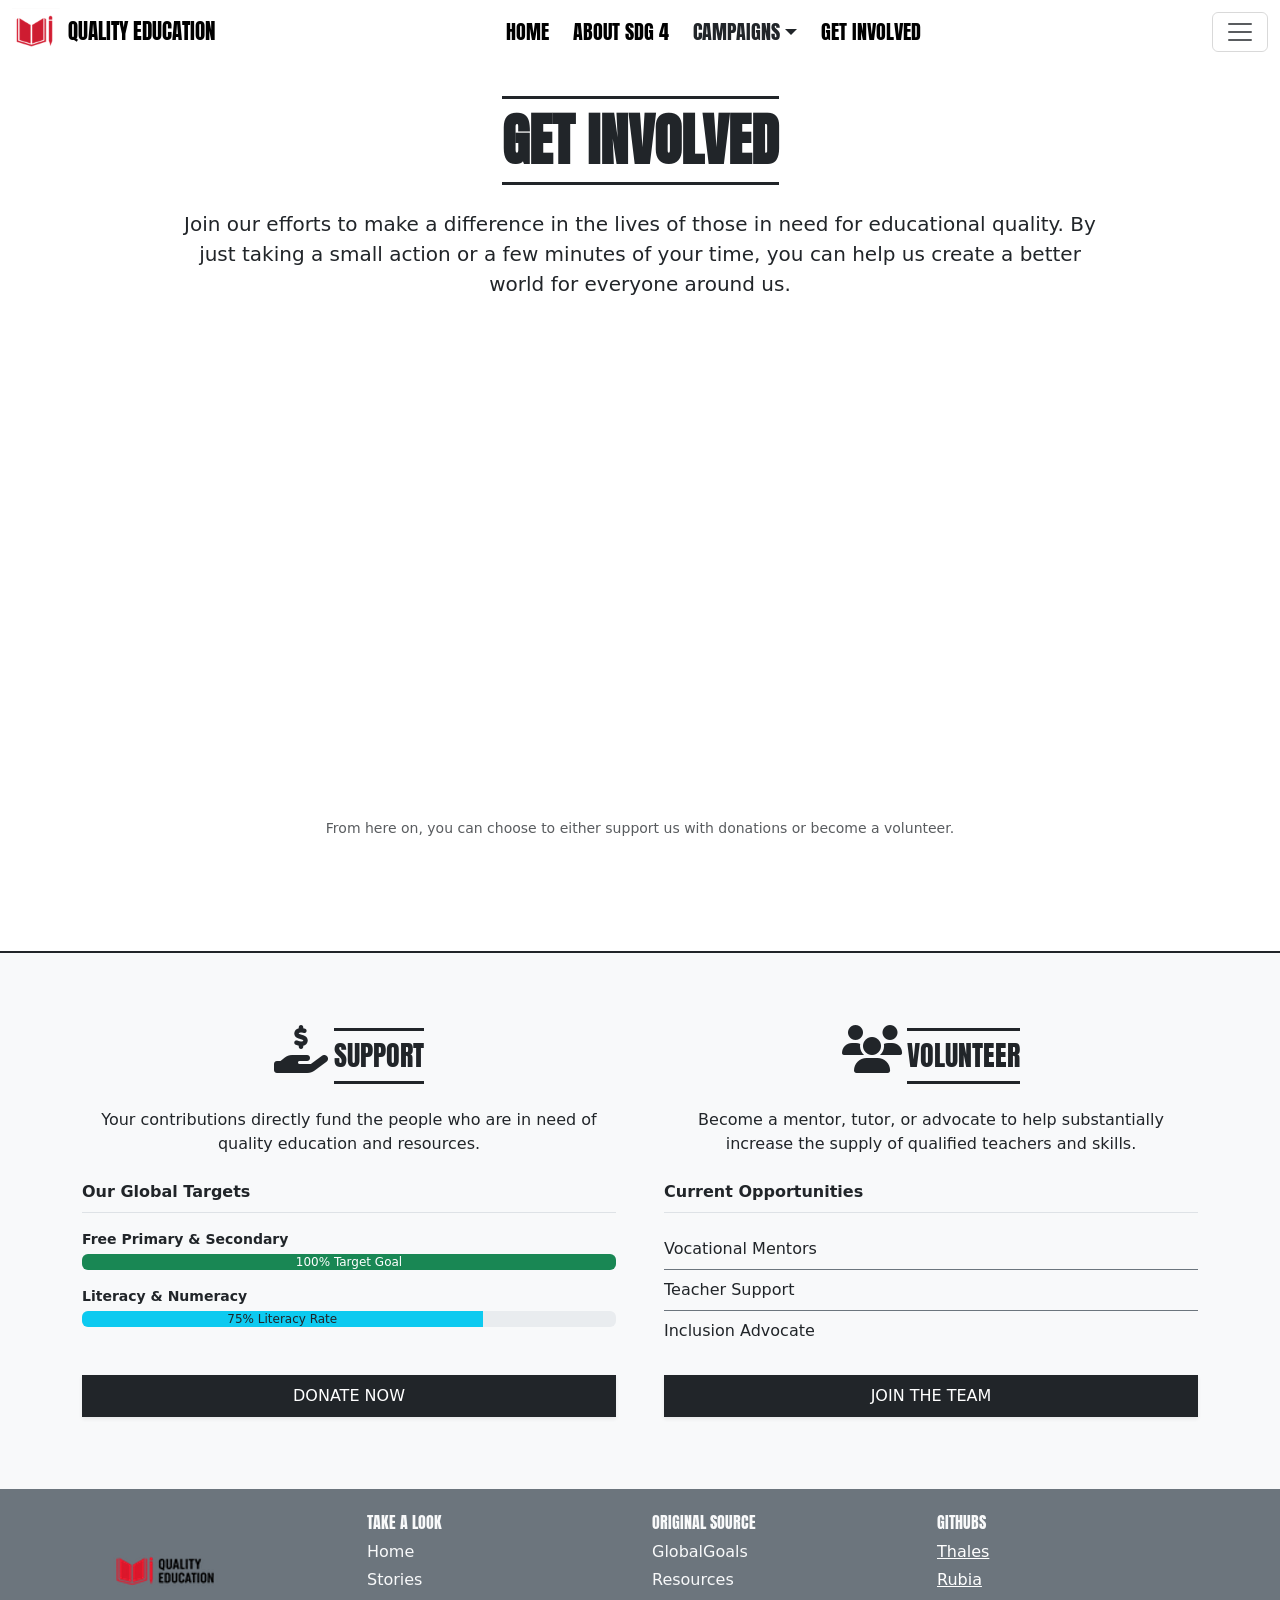
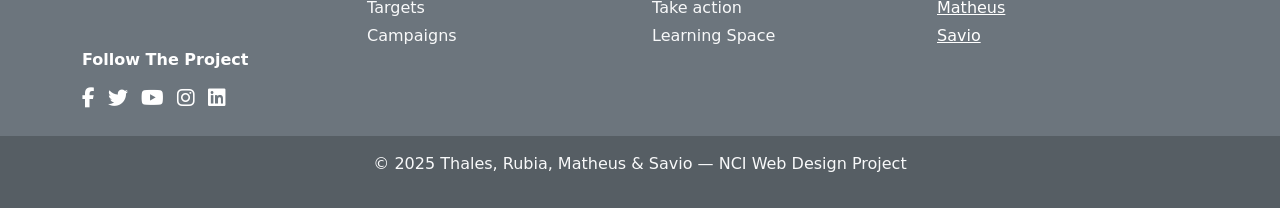
<file: get_involved.html>
<!doctype html>
<html lang="en">

  <head>
		
		<!--Title and Name-->
		
		<title>Get Involved</title>
		<meta name="author" content="Savio Augusto Ferrari Miano"/>
		
		<!--Fonts-->
		
			<!--Heading-->
			
			<link rel="preconnect" href="https://fonts.googleapis.com">
			<link rel="preconnect" href="https://fonts.gstatic.com" crossorigin>
			<link href="https://fonts.googleapis.com/css2?family=Anton&display=swap" rel="stylesheet">
			
			<!--Text-->
			
			<link rel="preconnect" href="https://fonts.googleapis.com">
			<link rel="preconnect" href="https://fonts.gstatic.com" crossorigin>
			<link href="https://fonts.googleapis.com/css2?family=Open+Sans:ital,wght@0,300..800;1,300..800&display=swap" rel="stylesheet">
		
		<!--Bootstrap-->
		
		<meta charset="UTF-8">
		<meta name="viewport" content="width=device-width, initial-scale=1.0">
		<link href="https://cdn.jsdelivr.net/npm/bootstrap@5.3.3/dist/css/bootstrap.min.css" rel="stylesheet" 
		integrity="sha384-QWTKZyjpPEjISv5WaRU9OFeRpok6YctnYmDr5pNlyT2bRjXh0JMhjY6hW+ALEwIH" 
		crossorigin="anonymous">
		
		<!--Icons-->
		
		<link rel="stylesheet" href="https://cdnjs.cloudflare.com/ajax/libs/font-awesome/6.5.2/css/all.min.css"/>
		
		<!--CSS-->
		
		<link rel="stylesheet" href="css/style.css">
		<link href="https://cdn.jsdelivr.net/npm/bootstrap@5.3.2/dist/css/bootstrap.min.css" rel="stylesheet">
		
  </head>
		
  	<!--Bootstrap Sources and Examples-->

  	<!--
		Grid System (Rows,Columns,Containers and Grids) https://getbootstrap.com/docs/5.3/layout/grid/
  		Alignments (Display Flex, Justify and Align) https://getbootstrap.com/docs/5.3/layout/gutters/
		Size (min-height-100) https://getbootstrap.com/docs/5.3/layout/gutters/
	-->

	<body class="d-flex flex-column min-vh-100">

		<!--NAVBAR-->

		<!--
			To Make it Work (Nav and Footer)
			 it has to be in a live server
					like VScode
		-->
		
		<div id="nav-placeholder">	
		</div>

		<!--HERO-->

		<!--
		    Space (py-5,my-5) https://getbootstrap.com/docs/5.3/utilities/spacing/
			Navbar (spacer-top-body) CSS
		    Text Alignment (text-center) https://getbootstrap.com/docs/5.3/utilities/text/
			Grid System (Large Screen 10/12) https://getbootstrap.com/docs/5.3/layout/grid/
		-->
		
		<section class="container py-5 my-5 spacer-top-body">
		  <div class="row justify-content-center text-center">
			<div class="col-lg-10">
			
			  <!--Heading-->

			  <!--
		   	 	  Font Weights (fw-bold) https://getbootstrap.com/docs/5.3/utilities/text/#font-weight
				  Borders (border-3) https://getbootstrap.com/docs/5.3/utilities/borders/
				  Display Properties (d-inline-block) https://getbootstrap.com/docs/5.3/utilities/display/
			  -->
			  
			  <h1 class="display-4 fw-bold border-bottom border-top border-dark border-3 py-2 mb-4 d-inline-block anton-regular">
				Get Involved
			  </h1>
			  
			  <!--text-->

			  <!--
			  	  Typography (lead) https://getbootstrap.com/docs/5.3/content/typography/
			  	  Space (mb-5) https://getbootstrap.com/docs/5.3/utilities/spacing/
			  -->
			  
			  <p class="lead mb-5 open-sans-body-text">
				Join our efforts to make a difference in the lives of those in need for educational quality.
				By just taking a small action or a few minutes of your time, you can help us create a better world 
				for everyone around us.
			  </p>

			  <!--Image-->
			  
				  <!--grey box-->
				  
				   <!--
			  			Ratio (ratio-16x9) https://getbootstrap.com/docs/5.3/helpers/ratio/
						Shadows (shadow-lg) https://getbootstrap.com/docs/5.3/utilities/shadows/
						Spacing (mb-4) https://getbootstrap.com/docs/5.3/utilities/spacing/
						Borders (rounded, border, border-dark, border-2) https://getbootstrap.com/docs/5.3/utilities/borders/
						Background Colors (bg-light) https://getbootstrap.com/docs/5.3/utilities/colors/
						Opacity (opacity-50) https://getbootstrap.com/docs/5.3/utilities/opacity/
						Text Colors (text-dark) https://getbootstrap.com/docs/5.3/utilities/colors/
						Font Awesome Icons (fas fa-hands-helping) https://fontawesome.com/icons/hands-helping
						Video Tag w3 school https://www.w3schools.com/tags/tag_video.asp
						Html (Autoplay, Loop, Muted, Playsinline) https://www.youtube.com/watch?v=BAx2GaMW2qA
			 	    -->

				  <!-- 
			  			Original Video Source: https://pixabay.com/videos/people-commerce-shop-busy-mall-6387/
				   -->
						
					<div class="d-flex align-items-center justify-content-center h4">
						<video class="w-100 d-block rounded" autoplay loop muted>
  						<source src="vid/savio/people.mp4" type="video/mp4">
 						 Your browser does not support the video tag.
						</video>
					</div>
				  </div>

			  <!--Small text-->

			  <!--
			  	  Text Colors (text-muted) https://getbootstrap.com/docs/5.3/utilities/colors/
				  Font Size (small) https://getbootstrap.com/docs/5.3/utilities/text/#font-size
				  Typography (open-sans-body-text) CSS
			  -->

			  <p class="text-muted small open-sans-body-text">
				From here on, you can choose to either support us with donations or become a volunteer.
			  </p>
			</div>
		  </div>
		</section>

		<!--Columns-->

		<!--
		    Gutters (gx-5) https://getbootstrap.com/docs/5.3/layout/gutters/
		-->

		<!--
			All stats and opportunities are aligned with the SDG 4 targets
			https://sdgs.un.org/goals/goal4
		-->

		<section class="border-top border-2 border-dark py-5 bg-light">
		  <div class="container py-4">
			<div class="row gx-5">
			  
			  <!--Left Column-->
			  
			  <!--
		   	 	  Buttons (btn, btn-dark, rounded-0, px-5, py-2, text-uppercase, shadow-sm) https://getbootstrap.com/docs/5.3/components/buttons/
				  Radius (rounded-0) https://getbootstrap.com/docs/5.3/utilities/borders/#border-radius
				  Text Transform (text-uppercase) https://getbootstrap.com/docs/5.3/utilities/text/#text-transformation
				  mt-auto (align button at bottom) https://getbootstrap.com/docs/5.3/utilities/display/
				  progress bars (bg-info,aria-valuenow) https://getbootstrap.com/docs/5.3/components/progress/
				  list group https://getbootstrap.com/docs/5.3/components/list-group/
				  layout (d-flex, flex-column, mb-5, mb-md-0,mt-auto) https://getbootstrap.com/docs/5.3/utilities/display/
				  modals https://getbootstrap.com/docs/5.3/components/modal/
				  borders (border-bottom, border-top, border-dark, border-3) https://getbootstrap.com/docs/5.3/utilities/borders/
				  display (d-inline-block) https://getbootstrap.com/docs/5.3/utilities/display/
				  Typography (fw-bold) https://getbootstrap.com/docs/5.3/utilities/text/#font-weight
				  Buttons (btn, btn-outline-success) https://getbootstrap.com/docs/5.3/components/buttons/
			  -->

			  <div class="col-md-6 text-center mb-5 mb-md-0 d-flex flex-column">

				<div class="mb-auto">

                    <i class="fas fa-hand-holding-usd fa-3x mb-3 text-dark"></i>

                    <h3 class="border-bottom border-top border-dark border-3 py-2 mb-4 d-inline-block anton-regular">Support</h3>

                    <p class="mb-4 open-sans-body-text">

                    Your contributions directly fund the people who are in need of quality education and resources.
					
					</p>
                    
                    <!--Progress Bars-->
					 
                    <div class="mb-4 text-start">
                        
                        <p class="mb-3 fw-bold border-bottom pb-2">Our Global Targets</p>
                        
                        <p class="mb-1 small fw-bold"><!--Target 4.1--> Free Primary & Secondary</p>

                        <div class="progress mb-3" role="progressbar" aria-label="Target 4.1" aria-valuenow="100" aria-valuemin="0" aria-valuemax="100">

                            <div class="progress-bar bg-success w-100">100% Target Goal</div> 

                        </div>
                        
                        <p class="mb-1 small fw-bold"><!--Target 4.6--> Literacy & Numeracy</p>

                        <div class="progress mb-4" role="progressbar" aria-label="Target 4.6" aria-valuenow="75" aria-valuemin="0" aria-valuemax="100">

                            <div class="progress-bar bg-info text-dark w-75">75% Literacy Rate</div>

                        </div>
                    </div>
                </div>

				<button class="btn btn-dark rounded-0 px-5 py-2 text-uppercase shadow-sm mt-auto" data-bs-toggle="modal" data-bs-target="#donateModal">

                    Donate Now

                </button>
			  </div>

			  <!--Right Column-->

			  <!--
		   	 	  Display Properties (d-inline-block) https://getbootstrap.com/docs/5.3/utilities/display/
				  Radius (rounded-0) https://getbootstrap.com/docs/5.3/utilities/borders/#border-radius
				  Fast Awesome Icons (fas fa-users) https://fontawesome.com/icons/users
				  Buttons (btn, btn-dark, rounded-0, px-5, py-2, text-uppercase, shadow-sm) https://getbootstrap.com/docs/5.3/components/buttons/
				  Text Transform (text-uppercase) https://getbootstrap.com/docs/5.3/utilities/text/#text-transformation
				  layout (d-flex, flex-column, mb-5, mb-md-0,mt-auto) https://getbootstrap.com/docs/5.3/utilities/display/
				  list group https://getbootstrap.com/docs/5.3/components/list-group/
			  -->
			  
			  <div class="col-md-6 text-center d-flex flex-column">

				<div class="mb-auto"> 

                    <i class="fas fa-users fa-3x mb-3 text-dark"></i>

                    <h3 class="border-bottom border-top border-dark border-3 py-2 mb-4 d-inline-block anton-regular">Volunteer</h3>

                    <p class="mb-4 open-sans-body-text">

                    Become a mentor, tutor, or advocate to help substantially increase the supply of qualified teachers and skills.

                    </p>

                    <!--Opportunities-->

					<!--
					  List Group https://getbootstrap.com/docs/5.3/components/list-group/
				 	  Borders (border-secondary) https://getbootstrap.com/docs/5.3/utilities/borders/
				 	  Text Alignment (text-start) https://getbootstrap.com/docs/5.3/utilities/text/#text-alignment
				 	  Font Weights (fw-bold) https://getbootstrap.com/docs/5.3/utilities/text/#font-weight
				 	  Spacing (mb-4, mb-3, pb-2, px-0) https://getbootstrap.com/docs/5.3/utilities/spacing/
					  Flexbox (d-flex, justify-content-between, align-items-center) https://getbootstrap.com/docs/5.3/utilities/display/
					  Styling (bg-transparent) https://getbootstrap.com/docs/5.3/utilities/background/#background-color
					  Buttons (btn, btn-outline-success) https://getbootstrap.com/docs/5.3/components/buttons/
					-->

                    <div class="mb-4 text-start">
                        <p class="mb-3 fw-bold border-bottom pb-2">Current Opportunities</p>
                        <ul class="list-group list-group-flush mb-3">
                            <li class="list-group-item d-flex justify-content-between align-items-center bg-transparent px-0 border-secondary">
                                Vocational Mentors <!--(Target 4.4)-->
                                
                            </li>
                            <li class="list-group-item d-flex justify-content-between align-items-center bg-transparent px-0 border-secondary">
                                Teacher Support <!--(Target 4.c)-->
                                
                            </li>
                             <!-- Added 3rd item to balance height with progress bars -->
                            <li class="list-group-item d-flex justify-content-between align-items-center bg-transparent px-0 border-secondary">
                                Inclusion Advocate <!--(Target 4.5)-->
                                
                            </li>
                        </ul>
                    </div>
                </div>
				<button class="btn btn-dark rounded-0 px-5 py-2 text-uppercase shadow-sm mt-auto" data-bs-toggle="modal" data-bs-target="#volunteerModal">Join the Team</button>
			  </div>

			</div>
		  </div>
		</section>

        <!--Donation-->

		<!--
			Modals https://getbootstrap.com/docs/5.3/components/modal/
			Close Button (btn-close) https://getbootstrap.com/docs/5.3/components/modal/#close-button
			Outline Buttons (btn, btn-outline-success) https://getbootstrap.com/docs/5.3/components/buttons/
		-->

        <div class="modal fade" id="donateModal" tabindex="-1" aria-labelledby="donateModalLabel" aria-hidden="true">
            <div class="modal-dialog modal-dialog-centered">
            <div class="modal-content">
                
                <form action="#">
                    <div class="modal-header">
                    <h1 class="modal-title fs-5" id="donateModalLabel">Support <!--Goal 4--></h1>
                    <button type="button" class="btn-close" data-bs-dismiss="modal" aria-label="Close"></button>
                    </div>
                    <div class="modal-body text-center">
                        <p>Your contribution directly supports specific SDG 4 targets.</p>
                        <div class="d-grid gap-2 col-8 mx-auto">
                            
                            <button class="btn btn-outline-success" type="submit">$25 - Early Childhood Dev <!--(Target 4.2)--></button>
                            <button class="btn btn-outline-success" type="submit">$50 - Vocational Training <!--(Target 4.4)--></button>
                            <button class="btn btn-outline-success" type="submit">$100 - Higher Ed Scholarships <!--(Target 4.b)--></button>
                            
                        
                           </div>
                          </div>
                  	    </div>
                	  </div>
                    </div>
                 </form>
			  </div>
           </div>
        

        <!--Volunteer-->

		<!--
		   	Modals https://getbootstrap.com/docs/5.3/components/modal/
			Close Button (btn-close) https://getbootstrap.com/docs/5.3/components/modal/#close-button
			List Group https://getbootstrap.com/docs/5.3/components/list-group/
			Radio Buttons (form-check-input) https://getbootstrap.com/docs/5.3/forms/checks-radios/#radio
			Checkbox (form-check) https://getbootstrap.com/docs/5.3/forms/checks-radios/#checkbox
			Buttons (btn, btn-secondary, btn-primary) https://getbootstrap.com/docs/5.3/components/buttons/
		-->

        <div class="modal fade" id="volunteerModal" tabindex="-1" aria-labelledby="volunteerModalLabel" aria-hidden="true">
            <div class="modal-dialog modal-dialog-centered">
            <div class="modal-content">
                
                <form action="#">
                    <div class="modal-header">
                    <h1 class="modal-title fs-5" id="volunteerModalLabel">Join Our Team</h1>
                    <button type="button" class="btn-close" data-bs-dismiss="modal" aria-label="Close"></button>
                    </div>
                    <div class="modal-body">
                        <p>Select your preferred role:</p>
                        
                        <div class="list-group">
                            <label class="list-group-item d-flex gap-2">
                                <input class="form-check-input flex-shrink-0" type="radio" name="listGroupRadios" id="listGroupRadios1" value="" checked>
                                <span>
                                    Literacy Tutor 
                                    <small class="d-block text-body-secondary">Remote or In-Person</small>
                                </span>
                            </label>
                            <label class="list-group-item d-flex gap-2">
                                <input class="form-check-input flex-shrink-0" type="radio" name="listGroupRadios" id="listGroupRadios2" value="">
                                <span>
                                    Inclusive Education Support 
                                    <small class="d-block text-body-secondary">Special Needs Focus</small>
                                </span>
                            </label>
                            <label class="list-group-item d-flex gap-2">
                                <input class="form-check-input flex-shrink-0" type="radio" name="listGroupRadios" id="listGroupRadios3" value="">
                                <span>
                                    School Upgrade Team 
                                    <small class="d-block text-body-secondary">Logistics & Planning</small>
                                </span>
                            </label>
                            <label class="list-group-item d-flex gap-2">
                                <input class="form-check-input flex-shrink-0" type="radio" name="listGroupRadios" id="listGroupRadios4" value="">
                                <span>
                                    Teacher Training Asst 
                                    <small class="d-block text-body-secondary">Workshop Support</small>
                                </span>
                            </label>
                        </div>
                    </div>
                    <div class="modal-footer">
                        <button type="button" class="btn btn-secondary" data-bs-dismiss="modal">Close</button>
                        <button type="submit" class="btn btn-primary">Apply Now</button>
                    </div>
                </form>
            </div>
            </div>
        </div>

		<!--Youtube Videos
		
			Display https://www.youtube.com/watch?v=DZKf9l42WCo Cognivis AI
			Modals https://www.youtube.com/watch?v=tt5uUMQgzl0 NetNinja
			Floating Labels https://www.youtube.com/watch?v=fXsDukoPOik codeStraight
			Flexbox https://www.youtube.com/watch?v=XI-VYE7ftNM Cognivis AI
			Progress Bars https://www.youtube.com/watch?v=oGMgYCAarbc ARCTutorials
			Text and Colours https://www.youtube.com/watch?v=iUCyU_U0J2E&list=PL4cUxeGkcC9joIM91nLzd_qaH_AimmdAR&index=3 The Net Ninja
			Buttons https://www.youtube.com/watch?v=ZZXGmoQ4PdI&list=PL4cUxeGkcC9joIM91nLzd_qaH_AimmdAR&index=4 The Net Ninja
			Containers https://www.youtube.com/watch?v=Y6q8R-9y6a0&list=PL4cUxeGkcC9joIM91nLzd_qaH_AimmdAR&index=6 The Net Ninja
			Cards https://www.youtube.com/watch?v=NRoET8-8cbw&list=PL4cUxeGkcC9joIM91nLzd_qaH_AimmdAR&index=10 The Net Ninja
			Navbar https://www.youtube.com/watch?v=7AT1X9Z41sA&list=PL4cUxeGkcC9joIM91nLzd_qaH_AimmdAR&index=9 The Net Ninja
			List Groups https://www.youtube.com/watch?v=gwgeMole3gs&list=PL4cUxeGkcC9joIM91nLzd_qaH_AimmdAR&index=12 The Net Ninja

			(Net Ninja is the one I watched the most for Bootstrap 5)
			
		--->



		<!--Footer-->
		<div id="footer-placeholder">
		</div>	

		<!--JS-->
		<script src="https://code.jquery.com/jquery-3.6.0.min.js"></script>

		<!-- Bootstrap 5 JS Bundle -->
		<script src="https://cdn.jsdelivr.net/npm/bootstrap@5.3.2/dist/js/bootstrap.bundle.min.js" xintegrity="sha384-C6RzsynM9kWDrMNeT87bh95OGNyZPhcTNXj1NW7RuBCsyN/o0jlpcV8Qyq46cDfL" crossorigin="anonymous"></script>
		
		<!--JS Navbar-->
		<script src="script/main.js"></script>

	<!--
		One of the biggest reasons to  why I used so many Bootstrap codes is,
		Since I am not very experienced with web development,
		I wanted to make sure the website would be responsive and work well on different devices.
		Also being a group project, it makes it easier for me and my group to edit and do each
		individual parts without breaking the overall design and layout of the website.

		I also used Gemini AI to help me with some of the Bootstrap codes suggestions,
		but I made sure to understand and learn from the suggestions it provided.
		It did not write the entire code for me, I just used it as a tool to assist me in the process.
	-->
    
  </body>
</html>
</file>
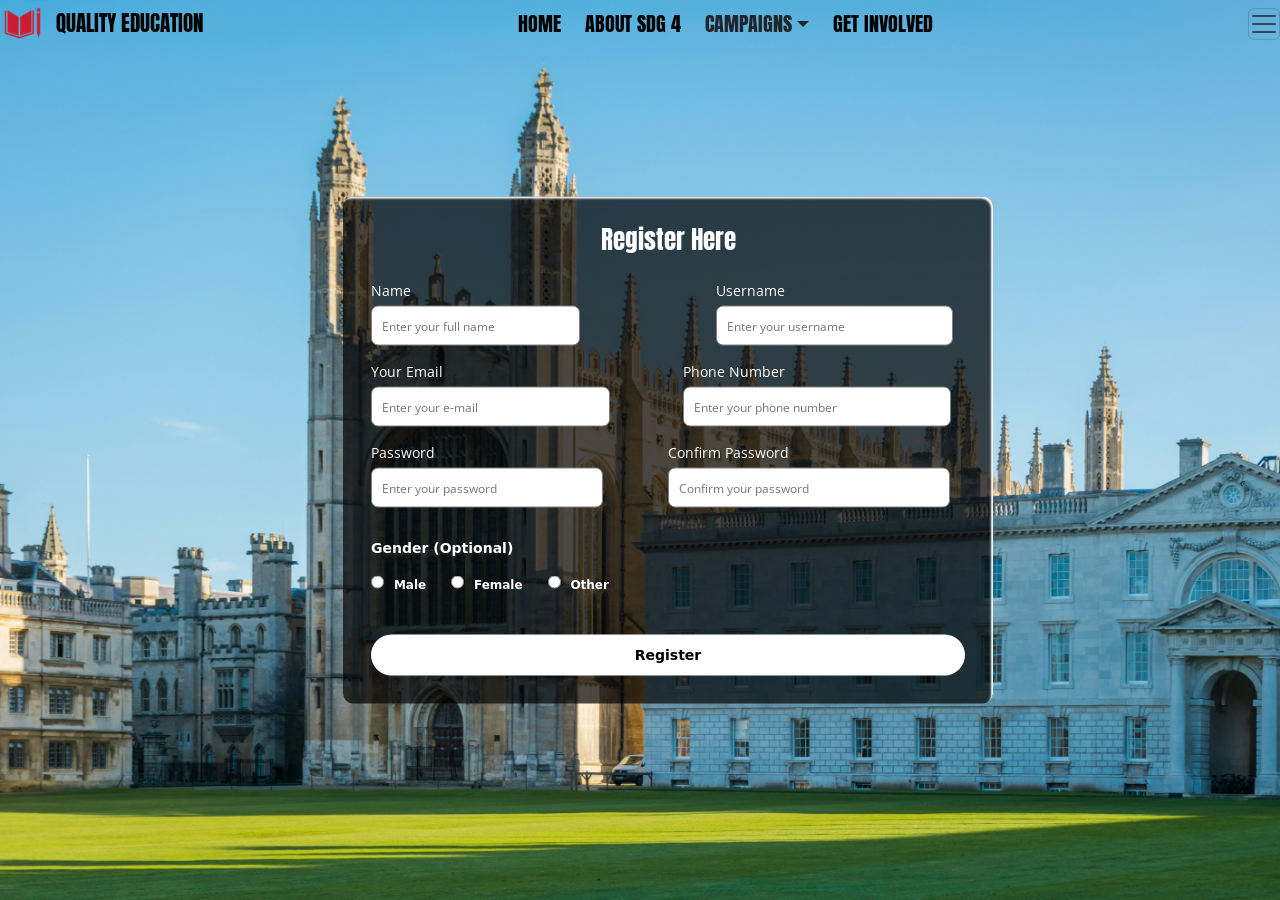
<file: registration_rubia.html>
<!DOCTYPE html>

<html lang="en">

	<head>
		<meta charset="utf-8">
		<meta name="viewport" content="width=device-width, initial-scale=1">
		<meta http-equiv="X-UA-Compatible" content="IE=edge">
		<meta name="description" content="My First Web Desing Project">
		<meta name="keywords" content="HTML, CSS, JavaScript, Registration Form">
		<meta name="author" content="Rúbia Lana">
		<title>Registration Form</title>
		<link rel="icon" type="image/x-icon" href="img/rubia/mainLogo.png">
		
		<!-- fonts -->
		<link rel="preconnect" href="https://fonts.googleapis.com">
		<link rel="preconnect" href="https://fonts.gstatic.com" crossorigin>
		<link href="https://fonts.googleapis.com/css2?family=Anton&family=Open+Sans:ital,wght@0,300..800;1,300..800&display=swap" rel="stylesheet">
		
		<link href="https://cdn.jsdelivr.net/npm/bootstrap@5.2.3/dist/css/bootstrap.min.css" rel="stylesheet" integrity="sha384-rbsA2VBKQhggwzxH7pPCaAqO46MgnOM80zW1RWuH61DGLwZJEdK2Kadq2F9CUG65" crossorigin="anonymous">
		<link rel="stylesheet" href="css/style.css">
	</head>
	
	<body class="rubia_registration_form">
		
		<!-- NAVBAR -->
			<div id="nav-placeholder"></div>
		
		<div class="container">
		
			<div class="container_registration_r">
			
				<h1 class="title_form_r">Register Here</h1>
				
				<form id="form" action="/" >
					
					<div class="user_info">
					
						<div class="input_box">
							<p>
								<label for="name">Name</label>
								<input 
									type="text" 
									id="name" 
									name="name" 
									placeholder="Enter your full name"
								>
								<span id="errorInName" class="error"></span>
							</p>
						</div>
						
						<div class="input_box">
							<p>
								<label for="username">Username</label>
								<input 
									type="text" 
									id="username" 
									name="username" 
									placeholder="Enter your username"
								>
								<span id="errorInUsername" class="error"></span>
							</p>
						</div>
						
						<div class="input_box">
							<p>
								<label for="email">Your Email</label>
								<input 
									type="text" 
									id="email"
									name="email" 
									placeholder="Enter your e-mail"
								>
								<span id="errorInEmail" class="error"></span>
							</p>
						</div>
						
						<div class="input_box">
							<p>
								<label for="phoneNumber">Phone Number</label>
								<input
									type="text"
									id="phoneNumber"
									name="phoneNumber"
									placeholder="Enter your phone number"
								>
								<span id="errorInPhoneNumber" class="error"></span>
							</p>
						</div>
							
						<div class="input_box">
							<p>
								<label for="password">Password</label>
								<input
									type="password"
									id="password"
									name="password"
									placeholder="Enter your password"
								>
								<span id="errorInPassword" class="error"></span>
							</p>
						</div>
							
						<div class="input_box">
							<p>
								<label for="confirmPassword">Confirm Password</label>
								<input
									type="password"
									id="confirmPassword"
									name="confirmPassword"
									placeholder="Confirm your password"
								>
								<span id="errorInConfirmPassword" class="error"></span>
							</p>
						</div>
						
					</div>
				
					<div class="gender_box">
						<span class="gender_title">Gender (Optional)</span>
					
						<div class="gender_category">
							<input type="radio" name="gender" id="male">
							<label for="male">Male</label>
							
							<input type="radio" name="gender" id="female">
							<label for="female">Female</label>
							
							<input type="radio" name="gender" id="other">
							<label for="other">Other</label>
							
							<span id="error"></span>
						</div>
						
						<div class="submit_button">
							<input type="submit" value="Register">
						</div>
					</div>
				
				</form>
				
			</div>
				
		</div>  <!-- end of container -->
		

		<!-- jQuery -->
			<script src="https://code.jquery.com/jquery-3.7.1.min.js"></script>
			
		<!-- external JS -->
			<script src="script/main.js"></script>
			
		<script>
			const form = document.getElementById("form");
			const name = document.getElementById ("name");
			const username = document.getElementById("username");
			const email = document.getElementById("email");
			const phoneNumber = document.getElementById("phoneNumber");
			const password = document.getElementById("password");
			const confirmPassword = document.getElementById("confirmPassword");
			//get element by id is for gettin on html the element that has this id, so for ex the document.getElementById name is going to be related to the input with the id name
			
			form.addEventListener("submit", e => { //add event listener submit is for adding a function when the user click to submit
				e.preventDefault(); //it avoid the form to be sent without everything being complete and reload the page, so it is blocked of being automatically sent
				
				validateInputs(); //validateInputs call the functionthat is going to validate everything before the user submits it so it checks if everything is correct as blocking the user to send a phone number that has less than 10 numbers
			});
			
			const setError = (element, message) => {
				const inputControl = element.parentElement; //element.parentElement is for getting the father element of the input that for my registration form is the div class="input_box"
				const errorDisplay = inputControl.querySelector('.error'); //to get the span inside the input where the message in case of a error is going to appear
				
				errorDisplay.innerText = message; //this displays the inner text message for errors
				inputControl.classList.add("error");
				inputControl.classList.remove("success");
				
			};
			
			//in the setError the error is added and the success removed, in the setSuccess is the opposite
			
			const setSuccess = element => {
				const inputControl = element.parentElement;
				const errorDisplay = inputControl.querySelector(".error");
				
				errorDisplay.innerText = ''; //as this is correct no text needs to be added
				inputControl.classList.add("success");
				inputControl.classList.remove("error");
			};
			
			const isValidEmail = email => {
				const re = /^(([^<>()[\]\\.,;:\s@"]+(\.[^<>()[\]\\.,;:\s@"]+)*)|(".+"))@((\[[0-9]{1,3}\.[0-9]{1,3}\.[0-9]{1,3}\.[0-9]{1,3}\])|(([a-zA-Z\-0-9]+\.)+[a-zA-Z]{2,}))$/; // expression to validate an email that confirms that the email is really an email so it needs to have an @ and a dot 
				return re.test(String(email).toLowerCase()); 
			} // sthing(email).toLowerCase() that transforms everything in lower case as emails don't diferenciate upper case letters from lower case letters. and re.test is to test again if the email is in a valid format
			
			
			const validateInputs = () => { //here the imputs values are get and the extra spaces are removed with trim
				const usernameValue = username.value.trim(); //trim removes blank spaces only in the start and in the end of the inputs
				const emailValue = email.value.trim();
				const passwordValue = password.value.trim();
				const confirmPasswordValue = confirmPassword.value.trim();
				const nameValue = name.value.trim();
				const phoneNumberValue = phoneNumber.value.trim();
				const validationProcess = [name, username, email, phoneNumber, password, confirmPassword]; //this devines that the validation proccess includes all the elements so then the const validation confirm it goint to check if each of them are avlidated. if one element is missing here then the confirmation may be considered a success even though the one that is missing is an error
				const validationConfirmed = validationProcess.every(input => input.parentElement.classList.contains("success")); //the ".every" confirms each of the const are success
				
			
			
			if(usernameValue === "") { //here I did the same we do with scratch that creates situation where you want the asnwer to be validated or not, in this case if the username is empty it is going to require one, and then when the user finally add one it is going to be confirmed
				setError(username, "Username is required")
			} else {
				setSuccess(username);
			}
			
			if(emailValue === "") {
				setError(email, "Email is required");
			} else if (!isValidEmail(emailValue)) {
				setError(email, "Please provide a valid email address");
			} else {
				setSuccess(email);
			}
			
			if(passwordValue === "") {
				setError(password, "Password is required");
			} else if (passwordValue.length < 8) {
				setError(password, "Password must include at least 8 characters")
			} else {
				setSuccess(password);
			}
			
			if(confirmPasswordValue === "") {
				setError(confirmPassword, "Please confirm your password");
			} else if (confirmPasswordValue !== passwordValue) {
				setError(confirmPassword, "Passwords don't match");
			} else {
				setSuccess(confirmPassword);
			}
			
			if (nameValue === "") {
				setError(name, "Name is required");
			} else if (nameValue.length < 3) {
				setError (name, "Please provide a valid name");
			} else {
				setSuccess(name);
			}
			
			if (phoneNumberValue === "") {
				setError (phoneNumber, "Phone number is required");
			} else if (phoneNumberValue.length < 10 ) {
				setError(phoneNumber, "Please enter a valid phone number with 10 numbers");
			} else {
				setSuccess(phoneNumber);
			}
			
			if (validationConfirmed) { //here i set an alert that is going to tell the user that the form was validated and the form is going to be cleaned, and then the class success ig going to be removed so if the user try againg to fill the form it is not going to be in success and aprove something by mistake if its not correct
				alert(nameValue + ", congratulations, now you are registered");
				form.reset();
				validationProcess.forEach(input => input.parentElement.classList.remove("success"));
			}
			
		};
		</script>
		
	</body>

</html>
</file>
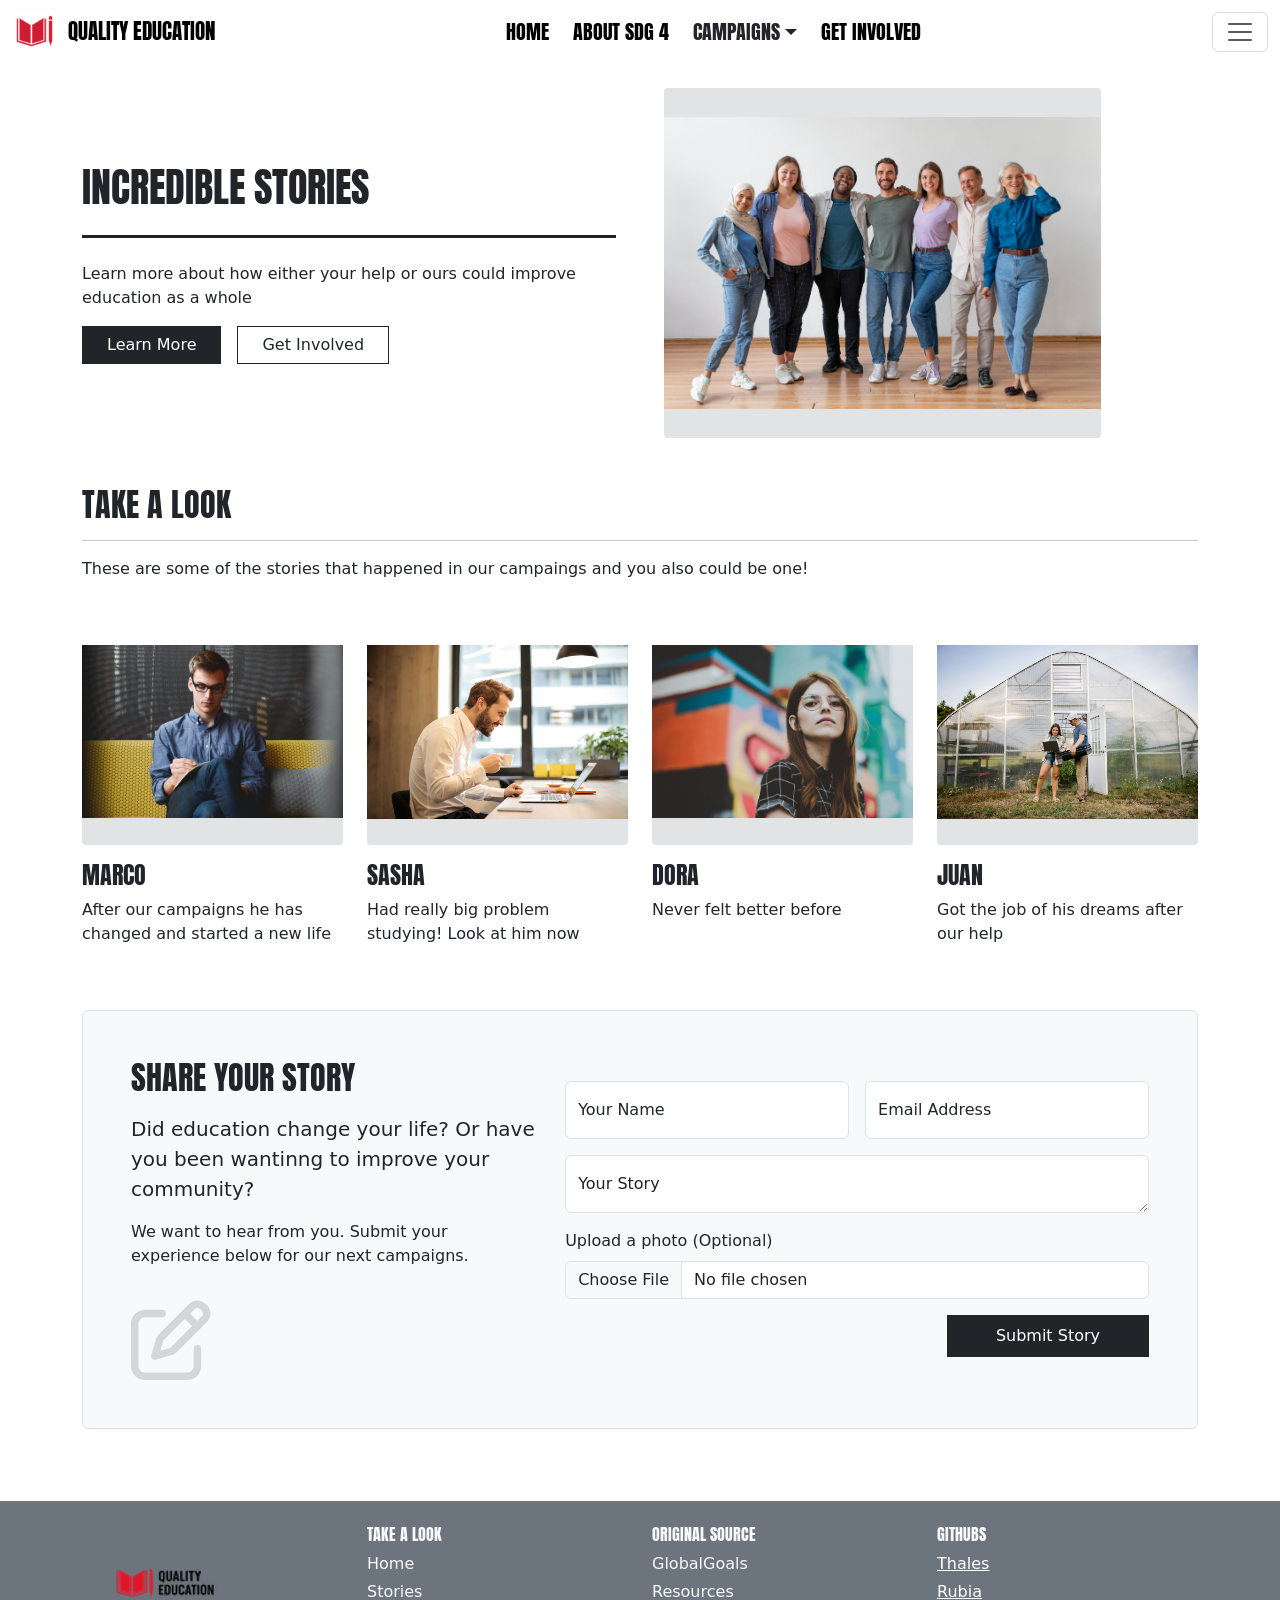
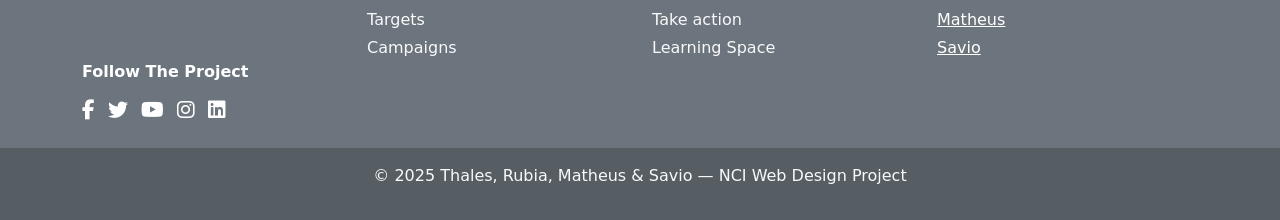
<file: stories.html>
<!DOCTYPE html>
<html lang="en">

	<head>
		
		<!--Title and Name-->
		
		<title>Stories</title>
		<meta name="author" content="Savio Augusto Ferrari Miano"/>
		
		<!--Fonts-->
		
			<!--Heading-->
			
			<link rel="preconnect" href="https://fonts.googleapis.com">
			<link rel="preconnect" href="https://fonts.gstatic.com" crossorigin>
			<link href="https://fonts.googleapis.com/css2?family=Anton&display=swap" rel="stylesheet">
			
			<!--Text-->
			
			<link rel="preconnect" href="https://fonts.googleapis.com">
			<link rel="preconnect" href="https://fonts.gstatic.com" crossorigin>
			<link href="https://fonts.googleapis.com/css2?family=Open+Sans:ital,wght@0,300..800;1,300..800&display=swap" rel="stylesheet">
		
		<!--Bootstrap-->
		
		<meta charset="UTF-8">
		<meta name="viewport" content="width=device-width, initial-scale=1.0">
		<link href="https://cdn.jsdelivr.net/npm/bootstrap@5.3.3/dist/css/bootstrap.min.css" rel="stylesheet" 
		integrity="sha384-QWTKZyjpPEjISv5WaRU9OFeRpok6YctnYmDr5pNlyT2bRjXh0JMhjY6hW+ALEwIH" 
		crossorigin="anonymous">
		
		<!--Icons-->
		
		<link rel="stylesheet" href="https://cdnjs.cloudflare.com/ajax/libs/font-awesome/6.5.2/css/all.min.css"/>
		
		<!--CSS-->
		
		<link rel="stylesheet" href="css/style.css">
		<link href="https://cdn.jsdelivr.net/npm/bootstrap@5.3.2/dist/css/bootstrap.min.css" rel="stylesheet">
		
	</head>
	
	<body>
		
		<!--Bootstrap Sources and Examples-->

		<!--
		   	Grid System (Rows,Columns,Containers and Grids) https://getbootstrap.com/docs/5.3/layout/grid/
		-->

		<!--Navbar-->

		<!--
			To Make it Work 
			it has to be in a live server
			like VScode
		-->
		
		<div id="nav-placeholder">	
		</div>

	    <!--Main Container-->

		<!--
		   	Space (py-4) https://getbootstrap.com/docs/5.3/utilities/spacing/
			Navbar (spacer-top-body) CSS
		-->
		
		<div class="container py-4 spacer-top-body">


        <!--Hero Section-->

			<!--
		   	 	  Alignments (align-items-center) https://getbootstrap.com/docs/5.3/layout/gutters/
		   	 	  Space (mb-5,g-5) https://getbootstrap.com/docs/5.3/utilities/spacing/
				  Gutters (g-5) https://getbootstrap.com/docs/5.3/layout/gutters/
				  Borders (border-3, border-dark, opacity-100) https://getbootstrap.com/docs/5.3/utilities/borders/
				  Opacity (opacity-100) https://getbootstrap.com/docs/5.3/utilities/opacity/
				  Buttons (btn, btn-dark, btn-outline-dark, rounded-0, px-4) https://getbootstrap.com/docs/5.3/components/buttons/
				  Radius (rounded-0) https://getbootstrap.com/docs/5.3/utilities/borders/#border-radius
			-->
		
			<div class="row align-items-center mb-5 g-5">
				<div class="col-md-6">
					<h1 class="anton-regular">Incredible Stories</h1>
					<hr class="border-3 border-dark opacity-100 my-4">
					<p class="open-sans-body-text">Learn more about how either your help or ours could improve education as a whole</p>
					<div class="d-flex gap-3">
						<a href="index.html" class="btn btn-dark px-4 rounded-0">Learn More</a>
						<a href="get_involved.html" class="btn btn-outline-dark px-4 rounded-0">Get Involved</a>
					</div>
				</div>
				
				<!--hero-placeholder-->

				<!--
		   	 	    Background Colors (bg-secondary-subtle) https://getbootstrap.com/docs/5.3/utilities/colors/
				    Display Properties (d-flex, align-items-center, justify-content-center) https://getbootstrap.com/docs/5.3/utilities/display/
				    Font Size (fs-1) https://getbootstrap.com/docs/5.3/utilities/font-size/
					Hero (hero-placeholder) CSS
					For small devices (img-fluid) https://getbootstrap.com/docs/5.3/content/images/
			    -->
				
				<!--
					Image Source: https://www.freepik.com/free-photo/people-posing-together-registration-day_18301095.htm#fromView=keyword&page=1&position=0&uuid=50969873-1590-475b-a8c1-7e64a129c5cd&query=Five+different+people
				-->

				<div class="col-md-5">
					<div class="hero-placeholder bg-secondary-subtle w-100 d-flex align-items-center justify-content-center fs-1">
						<img src="img/savio/education.jpg" alt="education place" class="img-fluid">
					</div>
				</div>
			</div>
	
			<!--Text Section-->

			<div class="row mb-5">
				<div class="col-12">
					<h2 class="anton-regular">Take a look</h2>
					<hr>
					<p class="open-sans-body-text">These are some of the stories that happened in our campaings and you also could be one!</p>
				</div>
			</div>

			<!--Grid Section-->

			<div class="row g-4 mb-5">
			
				<!--Img 1-->
				
				<div class="col-12 col-md-6 col-lg-3">
				
					<!--img-placeholder-->

					<!--
						Background Colors (bg-secondary-subtle) https://getbootstrap.com/docs/5.3/utilities/colors/
						Img Placeholder (card-placeholder) CSS
						Space (mb-3) https://getbootstrap.com/docs/5.3/utilities/spacing/
						Text (anton-regular) CSS
						Text (open-sans-body-text) CSS
						For small devices (img-fluid) https://getbootstrap.com/docs/5.3/content/images/
			        -->

					<!--
						Image Source: https://unsplash.com/photos/two-people-working-with-a-laptop-outside-greenhouse-JUivXruBs2U
									  https://unsplash.com/@landolakesinc
					-->
					
					<div class="card-placeholder bg-secondary-subtle mb-3">
						<img src="img/savio/marco.jpg" alt="marco" class="img-fluid">
					</div>
					<h4 class="anton-regular">Marco</h4>
					<p class="open-sans-body-text">After our campaigns he has changed and started a new life</p>
				</div>
				
				<!--Img 2-->

				<!--
					Image Source: https://www.pexels.com/photo/person-in-blue-denim-jacket-sitting-on-chair-while-writing-39866/
				-->
				
				<div class="col-12 col-md-6 col-lg-3">
					<div class="card-placeholder bg-secondary-subtle mb-3">
						<img src="img/savio/sasha.jpg" alt="sasha" class="img-fluid">
					</div>
					<h4 class="anton-regular">Sasha</h4>
					<p class="open-sans-body-text">Had really big problem studying! Look at him now</p>
				</div>
				
				<!--Img 3-->

				<!--
					Image Source: https://www.pexels.com/photo/shallow-focus-of-woman-wearing-black-and-white-t-shirt-354951/
				-->
				
				<div class="col-12 col-md-6 col-lg-3">
					<div class="card-placeholder bg-secondary-subtle mb-3">
						<img src="img/savio/dora.jpg" alt="dora" class="img-fluid">
					</div>
					<h4 class="anton-regular">Dora</h4>
					<p class="open-sans-body-text">Never felt better before</p>
				</div>
				
				<!--Img 4-->

				<!--
					Image Source: https://www.pexels.com/photo/man-holding-teacup-infront-of-laptop-on-top-of-table-inside-the-room-925786/
				-->
				
				<div class="col-12 col-md-6 col-lg-3">
					<div class="card-placeholder bg-secondary-subtle mb-3">
						<img src="img/savio/juan.jpg" alt="juan" class="img-fluid">
					</div>
					<h4 class="anton-regular">Juan</h4>
					<p class="open-sans-body-text">Got the job of his dreams after our help</p>
				</div>
			</div>

			<!--Share Your Stories--> 
			
			<!--
				Forms (form-floating, form-control, form-label, form-textarea, form-file) https://getbootstrap.com/docs/5.3/forms/overview/
				Space (mb-5, mb-4, mb-3, g-3, py-2, px-5) https://getbootstrap.com/docs/5.3/utilities/spacing/
				Background Colors (bg-light) https://getbootstrap.com/docs/5.3/utilities/colors/
				Borders (border, rounded) https://getbootstrap.com/docs/5.3/utilities/borders/
				Buttons (btn, btn-dark, rounded-0, px-5, py-2) https://getbootstrap.com/docs/5.3/components/buttons/
				Floating Labels (form-floating) https://getbootstrap.com/docs/5.3/forms/floating-labels/
				Gutters (g-3) https://getbootstrap.com/docs/5.3/layout/gutters/
				File Input (form-file) https://getbootstrap.com/docs/5.3/forms/file-input/
			-->

			<div class="row mb-5">
                <div class="col-12">
                    <div class="bg-light p-5 border rounded">
                        <div class="row align-items-center">
                            <div class="col-lg-5 mb-4 mb-lg-0">
                                <h2 class="anton-regular mb-3">Share Your Story</h2>
                                <p class="open-sans-body-text lead">Did education change your life? Or have you been wantinng to improve your community?</p>
                                <p class="open-sans-body-text">We want to hear from you. Submit your experience below for our next campaigns.</p>
                                <i class="fa-regular fa-pen-to-square fa-5x text-secondary opacity-25 mt-3"></i>
                            </div>
                            <div class="col-lg-7">
                                <form action="#">
                                    <div class="row g-3">
                                        <div class="col-md-6">
                                            <div class="form-floating">
                                                <input type="text" class="form-control" id="floatingName" placeholder="Your Name">
                                                <label for="floatingName">Your Name</label>
                                            </div>
                                        </div>
                                        <div class="col-md-6">
                                            <div class="form-floating">
                                                <input type="email" class="form-control" id="floatingEmail" placeholder="name@example.com">
                                                <label for="floatingEmail">Email Address</label>
                                            </div>
                                        </div>
                                        <div class="col-12">
                                            <div class="form-floating">
                                                <textarea class="form-control" placeholder="Tell us your story" id="floatingStory"></textarea>
                                                <label for="floatingStory">Your Story</label>
                                            </div>
                                        </div>
                                        <div class="col-12">
                                            <label for="formFile" class="form-label open-sans-body-text">Upload a photo (Optional)</label>
                                            <input class="form-control" type="file" id="formFile">
                                        </div>
                                        <div class="col-12 text-end">
                                            <button type="submit" class="btn btn-dark rounded-0 px-5 py-2">Submit Story</button>
                                        </div>
                                    </div>
                                </form>
                            </div>
                        </div>
                    </div>
                </div>
            </div>

		</div>

		<!--Youtube Videos
		
			Display https://www.youtube.com/watch?v=DZKf9l42WCo Cognivis AI
			Modals https://www.youtube.com/watch?v=tt5uUMQgzl0 NetNinja
			Floating Labels https://www.youtube.com/watch?v=fXsDukoPOik codeStraight
			Flexbox https://www.youtube.com/watch?v=XI-VYE7ftNM Cognivis AI
			Progress Bars https://www.youtube.com/watch?v=oGMgYCAarbc ARCTutorials
			Text and Colours https://www.youtube.com/watch?v=iUCyU_U0J2E&list=PL4cUxeGkcC9joIM91nLzd_qaH_AimmdAR&index=3 The Net Ninja
			Buttons https://www.youtube.com/watch?v=ZZXGmoQ4PdI&list=PL4cUxeGkcC9joIM91nLzd_qaH_AimmdAR&index=4 The Net Ninja
			Containers https://www.youtube.com/watch?v=Y6q8R-9y6a0&list=PL4cUxeGkcC9joIM91nLzd_qaH_AimmdAR&index=6 The Net Ninja
			Cards https://www.youtube.com/watch?v=NRoET8-8cbw&list=PL4cUxeGkcC9joIM91nLzd_qaH_AimmdAR&index=10 The Net Ninja
			Navbar https://www.youtube.com/watch?v=7AT1X9Z41sA&list=PL4cUxeGkcC9joIM91nLzd_qaH_AimmdAR&index=9 The Net Ninja
			List Groups https://www.youtube.com/watch?v=gwgeMole3gs&list=PL4cUxeGkcC9joIM91nLzd_qaH_AimmdAR&index=12 The Net Ninja

		--->
		
		<!--Footer-->	
		<div id="footer-placeholder">
		</div>
		
		<!--JS-->
		<script src="https://code.jquery.com/jquery-3.6.0.min.js"></script>

		<!-- Bootstrap 5 JS Bundle -->
		<script src="https://cdn.jsdelivr.net/npm/bootstrap@5.3.2/dist/js/bootstrap.bundle.min.js" xintegrity="sha384-C6RzsynM9kWDrMNeT87bh95OGNyZPhcTNXj1NW7RuBCsyN/o0jlpcV8Qyq46cDfL" crossorigin="anonymous"></script>
			
		<!--JS Navbar-->
		<script src="script/main.js"></script>

		<!--
		One of the biggest reasons to  why I used so many Bootstrap codes is,
		Since I am not very experienced with web development,
		I wanted to make sure the website would be responsive and work well on different devices.
		Also being a group project, it makes it easier for me and my group to edit and do each
		individual parts without breaking the overall design and layout of the website.

		I also used Gemini AI to help me with some of the Bootstrap codes suggestions,
		but I made sure to understand and learn from the suggestions it provided.
		It did not write the entire code for me, I just used it as a tool to assist me in the process.
		
		-->
	
	</body>
	
</html>
</file>
<file: css/style.css>
/*Google fonts*/
.anton-regular {
  font-family: "Anton", sans-serif;
  font-weight: 400;
  font-style: normal;
  text-transform: uppercase;
}

.open-sans {
  font-family: "Open Sans", sans-serif;
  font-optical-sizing: auto;
  font-weight: 400;
  font-style: normal;
  font-variation-settings:
    "width" 100;
}


/* NavBar
   Author: Thales Marques Ferrari de Almeida
*/
 .links-nav { /*this is the ul element inside the navbar */
	display: flex;
	flex-direction: row;
	list-style: none;
	margin: 0;
	padding: 0;
	justify-content: center;
	align-items: center;
}
.links-nav a, .links-nav ul a{ 
	font-size: 20px;
	text-decoration: none;
}
.links-nav > li > a { 
	color: #000
}
.links-nav > li > a:hover {
	color: #432b55;
	text-decoration: none; /*removes the underline on hover*/
}
.links-nav li {
	padding: 8px 12px;
}
.spacer-top-body{
	margin-top: 4rem;
}
.navbar-logo{ /* make sure the logo and title are aligned */
	display: flex;
	align-items: center;
	gap: 0.5rem;
	padding: 0;
}
.logo-title{
	color: black;
	font-size: 1.3rem;
}

.navbar-logo img{ /*logo image size and responsiveness*/
	height: 48px;
	width: auto;
}

/*scrolling effect navbar*/
.navbar { /*set the initial state of the navbar*/
	background-color: transparent;
	transition: background-color 0.3s ease, box-shadow 0.3s ease;
	padding-top: 0.35rem;
	padding-bottom: 0.35rem;
}


/*When user scrolls more than 56px change the color*/
.navbar-scrolled {
	background-color: rgba(200, 200, 200, 0.97); /* darker gray for contrast */
	box-shadow: 0 2px 4px rgba(0, 0, 0, 0.15);
}

/*  Navbar dropdown  */
/*This overrides the default bootstrap dropdown-menu size and pposition*/
.campaigns-dropdown{
	background-color: #000;
	min-width: 420px; /*change the default bootstrap's width*/
	color: #fff;

	/*removes default border and corners*/
	border: none;
	border-radius: 0;
	padding: 0;
}
.campaigns-dropdown img{
	display: block;
	width: 100%; /*makes it fills the width of the column*/
	height: auto; /*resposiviness*/
}
.campaigns-dropdown a:hover{
	opacity: 0.85;
}

/*shows the dropdown on hover
sources: https://youtu.be/n-2Kwm2CJ9c?si=Jsybr55dkSkyXspm*/
.dropdown:hover .dropdown-menu{
	display: block; 
}


/*Hover underline effect for nav links
source: https://youtu.be/NaE2DMCkMkk?si=irN1dnEl6ar3fV93*/
.links-nav .nav-link{
	position: relative;
}
.links-nav .nav-link::before{ /*creates a pseudo element before each link*/
	content: '';
	position: absolute;
	left: 0;
	bottom: -5px;
	width: 0;
	height: 3px;
	background-color: #432b55;
	transition: width 0.3s ease;
}
.links-nav .nav-link:hover::before{ /*expands the underline on hover*/
	width: 100%;
}
/*End navbar*/



/*	CSS for campaing page
	Author: Thales Marques Ferrari de Almeida
*/

/*Hover zoom img effect
Sources: https://www.w3schools.com/howto/howto_css_zoom_hover.asp and https://youtube.com/shorts/-4PtUNKZr8M?si=-x04MyQYTLYg2XLB */

.wrapper-et{ /*wrapper for the zoom effect on images*/
	overflow: hidden;
	border-radius: 5px;
}
.wrapper-et img{ /*image inside the wrapper*/
	width: 100%;
	height: 100%;
	object-fit: cover;
	transition: 1s ease;
}
.wrapper-et img:hover{ /*zoom effect on hover*/
	transform: scale(1.1);
}
/*End img effect*/


/*wrap image and add text in the image
Sources: https://youtu.be/Si4ViAvvnwU?si=R38BF-6bvPxQ2DKY and https://www.w3schools.com/howto/howto_css_image_text.asp
*/
.img-container{
	position: relative;	
}
.text-inside-img{
	position: absolute;
	bottom: 5%;
	color: rgb(255, 255, 255);
	padding-left: 40px;
}

.col-sm-6 .text-inside-img p {
	font-size: 1.7rem;
	font-weight: 100 !important;
}
.col-sm-6 .text-inside-img h3 {
	font-size: 3rem;
}
.col-lg-4 .text-inside-img p {
	font-size: 1.2rem;
}
.col-lg-4 .text-inside-img h3 {
	font-size: 2.0rem;
}
/*form styling*/
.wrapper-form-t{
	background-color: #F7F4F2;
	padding: 20px;
	border-radius: 13px;
	box-shadow: 0 4px 8px rgba(0, 0, 0, 0.2);
}

/*Form validation control*/
.wrapper-contact-method{
	padding: 15px;
	border: transparent 1px solid;
	border-radius: 5px;
}

.input-control-t.success input,
.input-control-t.success textarea {
	border-color: #2ecc71; /*green*/
}
.input-control-t.error input,
.input-control-t.error textarea {
	border-color: #e74c3c; /*red*/
}
.input-control-t .form-error-t{
	color: #e74c3c;
	font-size: 12px;
	height: 12px;
}
/*End form validation control*/


/*	CSS for Education Challenges
	Author: Thales*/

/*background image and text*/
.bg-img-t{
	background-image: url("../img/thales/background/backgroundEdChallenges.jpg");
	background-size: cover;
	background-position: center;
	background-repeat: no-repeat;
	min-height: 100vh; /**covers 100% of the screen*/
	width: 100%;
}
.background-txt-t{
	color: white;
	padding-top: 600px;
}

.background-txt-t h1{
	font-size: 60px;
}

/*wrap content and centralize*/
.content-wrapper-t{
	max-width: 830px;
	margin: 0 auto;
}

.content-wrapper-t img{
	width: 100%;
	height: auto;
	border-radius: 5px;
}	
.word-formatting-t, .key-points-t{
	font-size: 18px;
	line-height: 1.6;
	text-align: justify;
}
/*Responsive design for navbar, campaign, and education challenges page
Author: Thales Ferrari*/

@media(max-width:750px){
	/*hide the nav links for mobile version*/
	.links-nav{
		display: none;
	}

	/*change the internal paddig and hide <p> for the mobile version*/
	.col-lg-4 .text-inside-img{
		bottom: 2%;
		padding-left: 15px;
	}
	.col-lg-4 .text-inside-img p {
		display: none;
	}
	.col-lg-4 .text-inside-img h3 {
		font-size: 1.15rem;
		padding: 0;
	}
	.col-sm-6 .text-inside-img p {
		display: none;
	}
	.col-sm-6 .text-inside-img h3 {
		font-size: 1.5rem;
		padding: 0;
	}


	
	/*education challeges resposiviness*/
	.content-wrapper-t{
		margin-left: 5%;
		margin-right: 5%;
	}
}

/*hide the br in mobile version	
source: https://stackoverflow.com/questions/37836821/line-break-on-mobile-phone-only*/
@media (min-width: 600px)  {
        .mobile-break { display: none; }
    }

/*Stories page
Author: Savio Miano*/
.hero-placeholder {
    height: 350px;
    border-radius: 4px; 
}

.card-placeholder {
    height: 200px;
    border-radius: 4px;
}
/*End author Thales Marques Ferrari de Almeida*/



/** Start of Author: Rúbia Lana **/

.aboutsdg_r {
	background-color: white;
	color: #2A140E;
}

.header_sdr_r {
	position: relative;
	width: 100%;
	max-width: 100%;
}

.img_top_sdg_r {
	background-image: url("../img/rubia/pexels-img8.jpg");
	width: 100%;
	height: 60vh;
	background-size: cover;
	background-repeat: no-repeat;
	transition: height 0.5s ease;
	margin: 0 auto;
	position: relative;
	display: flex;
	justify-content: center;
	align-items: flex-start;
	margin-bottom: 30px;
}

.shrink-banner {
	height: 25vh !important;
}

.img_top_sdg_r.shrink-banner h1, .img_top_sdg_r.shrink-banner h2 {
	opacity: 0;
	height: 0;
	overflow: hidden; /** overflow hidden makes everything that is overflowing the div be cutted so we don't see it overflowing  **/
}

.banner_sdg_r img {
	width: 100%; 
	display: block; /** to remove extra spaces down the image **/
}

.text_top_sdg_r {
	position: absolute;
	top: 50%;
	left: 50%;
	transform: translate(-50%, -50%); /** left50% + top50% + translate(-50%, -50%) is how div's are centralized **/
	text-transform: uppercase; /** text-transform uppercase makes all the text in uppercase, meanwhile lowercase makes all the text be in lowercase, and captilize makes the firts leters be in upercase **/
	background: white;
	background-size: 200%;
	background-clip: text;
	-webkit-background-clip: text;
	-webkit-text-fill-color: transparent;
	animation: animate-gradient 2.5s linear infinite; /** linear infinite is for the animation don't stop, and the 2.5s is the time for the animation to be complete, and then repeat again as it's an infinite animation **/
	-webkit-text-stroke: 0.3px black;
}

@keyframes animate-gradient {
	to {
		background-position: 200px;
	}
} /** keyframes is used to define the animation you want **/

.title_top_sdg_r h1 {
	font-size: 4rem;
	color: white;
}

.subtitle_top_sdg_r h2 {
	font-size: 2rem;
}

/** to change size of text in sreens less than 1024px **/
@media (max-width: 1024px) {
	.title_top_sdg_r h1 {
		font-size: 3.7rem !important;
	}
	.subtitle_top_sdg_r h2 {
		font-size: 2.7rem !important;
	}
}
/** !important is used when you want to create a diferent thing that you whant the computer to select as main. for example now I defined that the font size was 4 rem, but if the screen max width is 1024 px the text is going to be 3.7 rem and the computer is going to ignore the other option and consider only the one that is tagged as important if the conditon matches(the screen size in this situation) **/

/** to change size of text in small screens, start to change in ipad mini but works for smartphones too, if I need to change again I just neet to add a smaller screen that is only for smatphones, not ipads **/
@media (max-width: 768px) {
	.title_top_sdg_r h1 {
		font-size: 3.5rem !important;
	}
}

.text_to_justify {
	text-align: justify;
}

.btns_to_hover {
	display: flex;
	justify-content: space-between;
	text-align: center;
}

.btn_hoover_me_sdg_r {
	padding: 9px 25px;
	border: none;
	outline: none;
	color: #FFF;
	cursor: pointer;
	position: relative;
	z-index: inherit; /** z-index controls the layers of the things in the page, it only works for elements with a defined position, that can be defined with position: relative/absolute/fixed/sticky. z-index -1 puts the things in the back of the z-index 0 or z-index auto, inherit makes the value of the index be received from its base element so if the father element is z-index 1, it is also going to be z-index 1**/
	border-radius: 50px; 
	background-color: transparent;
	display: block;
}

.btn4_hoover_me_sdg_r {
	width: 100%;
	text-align: center;
	padding: 9px 25px;
	border: none;
	outline: none;
	color: #FFF;
	cursor: pointer;
	position: relative;
	z-index: inherit;
	border-radius: 50px; 
	background-color: transparent;
	display: block; /** display block was used for the a cover the full width of its space. at first I was using <button> and inside of it <a>, but it was having a problem that if I clicked in the button in a part the the link did't reach the link wasn't oppening, so I searched why it was happening and the reason was because the <a> tag was inside of the button, when I was supposed to put only the <a> tag and treat it as a button on css. and then when I did it I noticed that the <a> ignored the "width: 100%", but this is because of is inline configuration, so display: block could "break" it **/
	
	/** display block = cover all the line; inline cover only the content but stays in the same line; inline-block = is the same as inline, but it allows you to choose the size; grid = for layouts in col/row; none = for it to desapear of the page; flex = to organize elements in one col/row **/
}

.btn_hoover_me_sdg_r::after, .btn4_hoover_me_sdg_r::after {
	content: ""; /** the tag content: '' needs to be used with the pseudo-elements because without it they don't appear. the pseudo-elements are: before, after, active, hover, focus. before and after (used for decoration) can add extra content to the element meanwhile active focus and hover (used for interaction) can change the style of it according to its state. hover changes the element when the mouse is over it, active changes the element when it is being clicked and focus when it is being selected **/
	z-index: -1;
	position: absolute;
	width: 100%;
	height: 100%;
	background-color: black; /** to change here the color **/
	left: 0;
	top: 0;
	border-radius: 60px;
}

.btn_hoover_me_sdg_r::before, .btn4_hoover_me_sdg_r::before {
	content: "";
	background: linear-gradient(
		45deg,
		#FF0000, #FF7300, #FFFB00, #48FF00, #00FFD5, #002BFF, #FF00C8, #FF0000
	); /** the first and the last color are the same because it makes the transition smooth **/
	position: absolute;
	top: -2px; 
	left: -2px;
	background-size: 600%;
	z-index: -1;
	width: calc(100% + 4px);
	height: calc(100% + 4px);
	filter: blur(8px);
	animation: glowing 20s linear infinite;
	transition: opacity .3s ease-in-out;
	border-radius: 10px;
	opacity: 0;
}

.btn_hoover_me_sdg_r:hover::before, .btn4_hoover_me_sdg_r:hover::before {
	opacity: 1;
}

.btn_hoover_me_sdg_r:active:after, .btn4_hoover_me_sdg_r:active:after {
	background: transparent;
}

.btn_hoover_me_sdg_r:active, .btn4_hoover_me_sdg_r:active {
	color: #000;
	font-weight: bold;
}

@keyframes glowing {
	0% {background-position: 0 0;}
	50% {background-position: 400% 0;}
	100% {background-position: 0 0;}
}

.a_sdg_r{
	font-weight: 500;
	font-size: 16px;
	color: white;
	text-decoration: none;
	
}

.a_sdg_r:hover {
	color: white;
}

#img_add_border_sdg_r {
	border: 10px double #432b55; /** double is a borther effect that makes the border have two lines **/
	width: 100%;
	height: 100%;
}

.line_for_division {
	height: 1px;
	width: 98%;
	overflow: hidden;
	background-size: 500% 100%;
	position: relative;
	left: 50%;
	top: 50%;
	transform: translate(-50%, -50%);
}

.line_for_division::before {
	content: '';
	position: absolute;
	inset: 0; /** inset here is to assure the element + before is going to cover all the space that the element without before cover without needing to type bottom/top/left/right:0 because without is the efecct was not apearing  **/
	background: linear-gradient(to right, grey, blue, grey, blue, grey);
	background-size: 500% 100%;
	animation: tryingByMyself 20s linear infinite;
	border-radius: 500px;
}

@keyframes tryingByMyself {
	0% {
		background-position: 0% 0;
	}
	100% {
		background-position: 500% 0;
	}
}

.add_margin_sdg_r {
	margin-bottom: 100px;
}

.whatToDo_sdg_r {
	margin-bottom: 35px;
}

.top_target_r {
	background-image: url("../img/rubia/unsplash-img5.jpg");
	background-size: cover;
	background-repeat: no-repeat;
	background-position: center;
	min-height: 100vh;
	display: flex;
	flex-direction: column;
	text-align: center;
	align-items: center;
	justify-content: center;
	padding: 0 2rem;
}


.inside_top_image_target_r {
	text-align: center;
	align-items: center;
	justify-content: center;
	color: white;
	font-size: 4rem;
	text-shadow: 2px 2px 10px rgba(0, 0, 0, 0.7);
	margin: 0.5rem 0;
}

.inside_top_image_target_r1 {
	font-size: 4rem;
}

.inside_top_image_target_r2 {
	font-size: 2.5rem;
	padding-bottom: 5px;
}

@media (min-width: 1440px) {
	.target_html .aboutsdg4_html {
		zoom: 1.5 !important;
	}
	#tranding {
		padding: 7rem 0 !important;
	}
}

@media (min-width: 2560px) {
	.target_html .aboutsdg4_html {
		zoom: 1.7 !important;
	}
}

@media (min-width: 3860px) {
	.target_html .aboutsdg4_html {
		zoom: 2.5 !important;
	}
}

::-webkit-scrollbar {
	width: 1.3rem;
}

::-webkit-scrollbar-thumb {
	border-radius: 1rem;
	background: #797979; /** change it **/
	transition: all 0.5s ease-in-out;
}

::-webkit-scrollbar-thumb:hover {
	background: #222224; /** change it too **/
}

::-webkit-scrollbar-track {
	background: #f9f9f9;
}

.section-heading {
	font-size: 3rem;
	color: var(--primary);
	padding: 2rem 0;
}

#tranding {
	padding: 4rem 0 !important;
}

#tranding .tranding-slider {
	height: 52rem;
	padding: 2rem 0;
	position: relative;
}

.tranding-slide {
	width: 37rem;
	height: 42rem;
	position: relative;
	border-radius: 2rem !important;
}

@media (max-width: 500px) {
	.tranding-slide, .tranding-slide-img img {
		width: 28rem !important;
		height: 36rem !important;
	}
	
	#tranding .tranding-slider {
		height: 45rem !important;
	}
}

.tranding-slide .tranding-slide-img img {
	width: 37rem;
	height: 42rem;
	border-radius: 2rem !important;
	object-fit: cover;
}

.tranding-slide .tranding-slide-content {
	position: absolute;
	left: 0;
	top: 0;
	right: 0;
	bottom: 0;
}

.tranding-slide-content .top_text_slider_target_r {
	position: absolute;
	top: 2rem;
	right: 2rem;
	color: var(--white);
}

.tranding-slide-content .tranding-slide-content-bottom {
	position: absolute;
	bottom: 2rem;
	left: 2rem;
	color: var(--white);
}

.target_subtitle_inside_slider {
	padding-top: 1rem;
	display: flex;
	gap: 1rem;
}

.target_subtitle2_inside_slider ion-icon {
	color: var(--primary);
}

.swiper-slide-shadow-left, .swiper-slide-shadow-right {
	display: none;
}

.tranding-slider-control {
	position: relative;
	bottom: 2rem;
	display: flex;
	align-items: center;
	justify-content: center;
	margin-top: 1rem;
	width: 100%;
}

.tranding-slider-control .swiper-button-next {
	left: 58% !important;
	transform: translateX(-58%) !important;
}

@media (max-width: 990px) {
	.tranding-slider-control .swiper-button-next {
		left: 70% !important;
		transform: translateX(-70%) !important;
	}
	
	.tranding-slider-control .swiper-button-prev {
		left: 30% !important;
		transform: translateX(-30%) !important;
	}
}

@media (max-width: 450px) {
	.tranding-slider-control .swiper-button-next {
		left: 80% !important;
		transform: translateX(-80%) !important;
	}
	
	.tranding-slider-control .swiper-button-prev {
		left: 20% !important;
		transform: translateX(-20%) !important;
	}
}

.tranding-slider-control .slider-arrow {
	background: var(--white);
	width: 3.5rem;
	height: 3.5rem;
	border-radius: 50%;
	left: 42%;
	transform: translateX(-42%);
	filter: drop-shadow(0px 8px 24px rgba(18, 28, 53, 0.1)); /** drop-shadow creates a shadow **/
}

.tranding-slider-control .slider-arrow ion-icon {
	font-size: 2rem;
	color: #222224;
}

.tranding-slider-control .slider-arrow::after {
	content: '';
}

.tranding-slider-control .swiper-pagination {
	position: relative;
	width: 15rem;
	bottom: 1rem;
}

.tranding-slider-control .swiper-pagination .swiper-pagination-bullet {
	filter: drop-shadow(0px 8px 24px rgba(18, 28, 53, 0.1));
}

.tranding-slider-control .swiper-pagination .swiper-pagination-active {
	background: var(--primary);
}

@property --angle {
	syntax: "<angle>"; /** is used to change the angle of the property **/
	initial-value: 0deg; /** defines the angle you want to change it to in the start **/
	inherits: false; /** defines that nothing is going to be inherited (as with z-index that I can set it to be inherited, so this cancel it) **/
}

.icon_add_border_sdg_r {
	margin: 0 auto;
	padding: 2em;
	width: 300px;
	background: white;
	text-align: center;
	border-radius: 10px;
}

.icon_add_border_sdg_r::after, .icon_add_border_sdg_r::before {
	content: '';
	position: absolute;
	height: 100%;
	width:100%;
	background-image: conic-gradient(from var(--angle), #ff4545, #00ff99, #006aff, #ff0095, #ff4545); /** conic-gradient is a circle gradient **/
	top: 50%;
	left: 50%;
	transform: translate(-50%, -50%);
	z-index: -1;
	padding: 3px;
	animation: 3s spin linear infinite;
	border-radius: 10px;
}

.icon_add_border_sdg_r::before {
	filter: blur(1.5rem); /** filters change an element visually, they can be blur, drop-shadow, contrast, etc. blur it loose focus **/
	opacity: 0.5; 
}

@keyframes spin{
	from {
		--angle: 0deg;
	}
	to{
		--angle: 360deg;
	}
}

.image_left_target_r {
	width: 100%;
	object-fit: cover;
	box-sizing: border-box;
	margin: 5px;
	
}

.img_bottom_traget_r {
	width: 100%;
	height: 200px;
	object-fit: cover;
	box-sizing: border-box;
	margin: 5px;
	overflow: hidden;
	vertical-align: top;
	display: inline-block;
}

.zoom_r {
	overflow: hidden;
}

.zoom_r img {
	object-fit: cover;
	transition: transform 0.8s;
	/**height: 100%;**/
	overflow: hidden;
}

.zoom_r:hover img {
	transform: scale(1.1);
	overflow: hidden;
}

.align-text-inside-img-r {
	position: absolute;
	color: white;
	font-size: 15px;
	text-align: center;
	bottom: 5px;
	text-shadow: 2px 2px 1px black; /** horizontal position, vertical position, opacity of shadow and color **/
	justify-content: center;
	left: 50%;
	transform: translateX(-50%);
	font-weight: bold;
}

.holder {
	display: block;
	justify-content: center;
	align-items: center;
	text-align: center;
	position: relative;
}

.holder img {
	position: relative;
	text-align: center;
	justify-content: center;
}

.align_center_r {
	text-align: center;
	justify-content: center;
}

.aboutsdg_r h1, .aboutsdg_r h2, .aboutsdg_r h3, .aboutsdg_r h4, .aboutsdg_r h5, .target_r h1, .target_r h2, .target_r h3, .target_r h4, .target_r h5, .rubia_registration_form h1, .rubia_registration_form h2, .rubia_registration_form h3, .rubia_registration_form h4, .rubia_registration_form h5 {
	font-family: "Anton", sans-serif;
} /** did't add h6 because i am sure i did't use it in any page **/

.aboutsdg4_container p, .target_container p, .container_registration_r p {
	font-family: "Open Sans", sans-serif;
}

.name_one_target_slider p .top_text_slider_target_r p {
	font-weight: bold !important;
}

.rubia_registration_form * {
	padding: 0;
	margin: 0;
	box-sizing: border-box;
}

.rubia_registration_form {
	display: flex;
	height: 100vh;
	justify-content: center;
	align-items: center;
	background: url('../img/rubia/unsplash-img4.jpg');
	background-size: cover;
}

.container_registration_r {
	position: absolute;
	left: 50%;
	top: 50%;
	transform: translate(-50%, -50%);
	width: 100%;
	max-width: 650px;
	background-color: rgba(0, 0, 0, 0.7);
	padding: 28px;
	margin: 0 28px;
	border-radius: 10px;
	box-shadow: inset -2px 2px 2px white;
}

.rubiaRegistration {
	font-size: 12px;
	font-weight: 600;
	text-align: center;
	padding-bottom: 6px;
	color: white;
	text-shadow: 2px 2px 2px black;
	border-bottom: solid 1px white;
}

.user_info {
	display: flex;
	flex-wrap: wrap;
	justify-content: space-between;
	padding: 20px 0;
}

.input_box:nth-child(2n) {
	justify-content: end;
	
}

.input_box {
	display: flex;
	flex-wrap: wrap;
	width: 50%;
	padding-bottom: 10px;
}

.input_box label {
	width: 95%;
	color: white;
	font-size: 14px;
	font-weight: 400;
	margin: 5px 0;
}

.input_box input {
	height: 40px;
	width: 95%;
	border-radius: 7px;
	outline: none;
	border: 1px solid grey;
	padding: 0 10px;
	font-size: 12px;
}

.gender_box {
	color: white;
	font-size: 14px;
	font-weight: 600;
	/**border-bottom: 1px solid white;**/
}

.gender_category {
	margin: 15px 0;
	color: white;
}

.gender_category label {
	padding: 0 20px 0 5px;
}

.gender_category label, .gender_category input, .submit_button input {
	cursor: pointer;
	font-size: 12px;
	font-weight: bold;
}

.submit_button {
	margin-top: 40px;
}

.submit_button input {
	display: block;
	width: 100%;
	margin-top: 10px;
	font-size: 14px;
	padding: 10px;
	border: none;
	border-radius: 50px;
	background-color: white;
}

.submit_button input:active {
	color: white;
	background-color: black;
}

@media (max-width: 600px) {
	.container_registration_r {
		min-width: 280px;
	}
	
	.input_box {
		margin-bottom: 12px;
		width: 100%;
	}
	
	.input_box:nth-child(2n) {
		justify-content: space-between;
	} /** nth-child selects the child of the elemet i selected. (1) selects the first child, (2) selects the second child of the element, (2n) selects all the childs in even numbers ex: 2,4,6, and (2n+1)selects all the childs in odd numbers position ex: 1,3,5 **/
	
	.gender_category {
		display: flex;
		justify-content: space-between;
		width: 100%;
	}
	
	.user_info {
		max-height: 380px;
		overflow: auto;
	}
	
	.user_info -webkit-scrollbar {
		width: 0;
	}
}

.title_form_r {
	font-size: 25px;
	text-align: center;
	color: white;
}

#errorInUsername, #errorInName, #errorInEmail, #errorInPassword, #errorInConfirmPassword, #errorInPhoneNumber {
	color: red;
	font-size: 12px;
}

.target_html *, .target_html *::before, .target_html *::after {
	margin: 0;
	padding: 0;
	box-sizing: border-box;
	list-style-type: none;
	text-decoration: none;
}

.target_html:root {
	--primary: #ec994b;
	--white: #ffffff;
	--bg: #f5f5f5;
}

.target_html {
	font-size: 62.5%;
	scroll-behavior: smooth;
}

.registrationH4_r {
	font-size: 30px;
}

.registrationForm_r {
	font-size: 15px;
	font-weight: bold;
	text-decoration: underline;
	text-decoration-color: black;
} 

/**
References:

	https://www.youtube.com/watch?v=li-ylRo7VEc
	https://www.youtube.com/watch?v=b_8fHNIHFk4&t=191s
	https://www.youtube.com/watch?v=ezP4kbOvs_E
	https://www.youtube.com/shorts/-4PtUNKZr8M
	https://youtu.be/G8mYjB_sT0o?si=NM1zX5kS7MCnfA8E
	https://youtu.be/CYlNJpltjMM?is=tUXvvwHKRMf8MZIL
	
 **/

 /** End of Author: Rúbia Lana **/


 
 /* =================================================
		Student: Matheus Borges Mota Reis 

		Pages owned: 
		- index.html (Home)
		- resources.html (Resources)

		Pattern:
		- Global tokens + base styles
		- Home-specific: .page-home...
		- Resources-specific: .page-resources...
		- Reusable components: .mt-*
   ================================================= */

/* ------------------- Tokens ------------------- */

:root {
	/* SDG 4 colour family */
	--mt-sdg4: #C5192D;
	--mt-sdg4-dark: #8f1223;
	--mt-sdg4-soft: #fbe7ea;

	/* Neutral greys */
	--mt-gray-900: #111111;
	--mt-gray-700: #4a4a4a;

	/* Reusable radius & shadow*/
	--mt-radius-lg: 1rem;
	--mt-shadow-soft: 0 10px 30px rgba(0, 0, 0, 0.08);

	/* Wheel size (desktop) */
	--mt-wheel-size: 32rem;
}

/* ------------------- Base & Typography ------------------- */

.mtBody{
	font-family: "Open Sans", sans-serif;
	font-weight: 400;
	color: var(--mt-gray-900);
	background-color: #fff;
}

/* Main page heading */
.mt-main-heading{
	font-family: "Anton", sans-serif;
	line-height: 1.1;
	letter-spacing: .5px;
	text-transform: uppercase;
}

/* Reusable button */
.mt-btn{
	display: inline-flex;
	align-items: center;
	justify-content: center;
	border: 1.5px solid var(--mt-sdg4);
	background-color: var(--mt-sdg4);
	color: #fff;
	font-size: 0.8rem;
	font-weight: 600;
	text-transform: uppercase;
	letter-spacing: 0.14em;
	text-decoration: none;
	padding: 0.75rem 1.8rem;
	transition: 
		background-color 0.2s ease,
		border-color 0.2s ease,
		transform 0.2s ease,
		box-shadow 0.2s ease;
}

.mt-btn:hover,
.mt-btn:focus-visible{
	background-color: rgba(0, 0, 0, 0.25);
	border-color: var(--mt-sdg4);
	color: #fff;
	transform: translateY(-1px);
	box-shadow: 0 10px 25px rgba(0, 0, 0, 0.4);
	outline: none;
}

.mt-btn:active{
	transform: translateY(0);
	box-shadow: 0 5px 18px rgba(0, 0, 0, 0.35);
}

/* Larger button */
.mt-btn-large{
	padding: 0.9rem 2.5rem;
}

/* Full-width button */
.mt-btn-full{
	width: 100%;
}

/* Wheels labels */
.mt-wheel-label{
	font-family: "Anton", sans-serif;
	font-size: 1rem;
	font-weight: 700;
	letter-spacing: 0.16em;
	text-transform: uppercase;
	text-align: center;
}

/* ------------------- Layout base ------------------- */

.mtBody *,
.mtBody *::before,
.mtBody *::after{
box-sizing: border-box;
}

.mt-main-body{
	margin: 0;
	padding: 0;
}

/* =========================== HOME PAGE: Hero =========================== */

.page-home .mt-hero-sdg4{
	position: relative;
	min-height: 70vh;
	display: flex;
	align-items: center;
	background-image: 
		linear-gradient(120deg, rgba(0, 0, 0, 0.6), 
		rgba(0, 0, 0, 0.3)), 
		url("../img/matheus/childrenPlaying.jpg");
	background-size: cover;
	background-position: center;
	background-repeat: no-repeat;
	padding-bottom: 8rem;
	z-index: 1;
}

/* Ensure hero heading is white */
.page-home .mt-hero-sdg4 h1{
	color: #ffffff;
}

/* Intro text in hero */
.page-home .mt-hero-txt{
	color: #ffffff;
	opacity: 0.7;
	max-width: 32rem;
}

/* Eyebrow label above H1 in hero */
.page-home .mt-hero-eyebrow{
	font-size: 0.85rem;
	font-weight: 700;
	text-transform: uppercase;
	letter-spacing: 0.15em;
	color: #fff;
	display: inline-block;
	padding: 0.35rem 0.75rem;
	border-radius: 999px;
}

/* Any heading inside home page */
.page-home h1,
.page-home h2,
.page-home h3{
	font-family: "Anton",sans-serif;
	text-transform: uppercase;
	letter-spacing: 0.03em;
}

/* Wheel overlaying hero + next section */
.page-home .mt-wheel-section{
	position: static;
	right: 4%;
	bottom: 0rem;
	z-index: 10;
}

/* ===========================  HOME PAGE: WHEEL ===========================  */
/* --------- Idea adapted from COdePen example by Felipe Mendez: 
	 https://codepen.io/felipemendez/pen/nqMaKY?editors=1100 --------- */

/* Wheel container */
.mt-sdg-wheel{
	position: relative;
	width: var(--mt-wheel-size); 				
	height: var(--mt-wheel-size);
}

/* Center the label inside the wheel */
.mt-sdg-wheel-center{
	position: absolute;
	top: 50%;
	left: 50%;
	transform: translate(-50%, -50%); /* moves its own center to that position */
	text-align: center;
	color: #fff;
	padding: 1rem 1.5rem;
	border-radius: 999px;
	background-color: transparent;
}

/* UL: Circular orbit */
.mt-sdg-wheel-orbit{
	position: relative;
	overflow: hidden;
	border-radius: 50%;
	width: 100%;
	height: 100%;
	list-style: none;
	animation: mtWheelSpin 40s linear infinite; 
	transform-origin: 50% 50%;
}

/* LI: slices */
.mt-sdg-wheel-orbit li{
	position: absolute;
	overflow: hidden;
	left: 50%;
	top: 50%;

	margin-left: calc(-1 * var(--mt-wheel-size) / 2);
	margin-top: calc(-1 * var(--mt-wheel-size) / 2);

	width: calc(var(--mt-wheel-size) / 2);
	height: calc(var(--mt-wheel-size) / 2);

	transform-origin: 100% 100%;
}

/* A: content inside slice */
.mt-sdg-wheel-orbit li .mt-sdg-wheel-item{
	transform: skew(-50deg) rotate(-70deg) scale(1);

	color: #fff;
	line-height: 14px;
	text-transform: capitalize;
	text-decoration: none;
	text-align: center;
	padding-top: 3em;
	position: absolute;

	width: var(--mt-wheel-size);
	height: var(--mt-wheel-size);

	margin-left: calc(-1 * var(--mt-wheel-size) / 4);

	left: 50%;
	top: 0;

	/* interactivity */
	cursor: pointer;
	transition:
		transform 0.2s ease,
		box-shadow 0.2s ease,
		filter 0.2s ease;
}

/* On hover: highlight the slice */
.mt-sdg-wheel-orbit li .mt-sdg-wheel-item:hover,
.mt-sdg-wheel-orbit li .mt-sdg-wheel-item:focus-visible{
	transform: skew(-50deg) rotate(-70deg) scale(1.06);
	box-shadow: 
		0 0 0 4px #ffffff,
		0 10px 25px rgba(0,0,0,0.45);
	filter: brightness(1.15);
}

/* On click: feedback */
.mt-sdg-wheel-orbit li .mt-sdg-wheel-item:active{
	transform: skew(-50deg) rotate(-70deg) scale(0.98);
	box-shadow: 
		0 0 0 4px #ffffff,
		0 10px 25px rgba(0,0,0,0.35);
}

/* Keyframes for the slow spin of the whole wheel */
@keyframes mtWheelSpin{
	from{transform: rotate(0deg);}
	to{transform: rotate(360deg);}
}

/* =========================== HOME PAGE: What's SDG4? =========================== */

.page-home .mt-section-sdg4{
	border-top: 1px solid #e5e5e5;
	border-bottom: 1px solid #e5e5e5;
	padding-block: 3.5rem;
	background-color: #ffffff;
}

.page-home .mt-section-sdg4 h2{
	font-size: 2.1rem;
	margin-bottom: 0.75rem;
}

/* Small label above heading */
.mt-section-eyebrow{
	font-size: 0.8rem;
	font-weight: 700;
	text-transform: uppercase;
	letter-spacing: 0.16em;
	color: var(--mt-sdg4);
	margin-bottom: 0.35rem;
}

.page-home .mt-section-sdg4 p,
.mt-section-body{
	color: var(--mt-gray-700);
	font-size: 0.97rem;
	line-height: 1.8;
}

/* Bullet list */
.mt-section-list{
	padding-left: 1.2rem;
	margin-bottom: 1.5rem;
}

.mt-section-list li{
	color: var(--mt-gray-700);
	font-size: 0.95rem;
	line-height: 1.7;
	margin-bottom: 0.4rem;
}

/* card that wraps the image + button */
.mt-section-card{
	background-color: #ffffff;
	border-radius: var(--mt-radius-lg);
	box-shadow: var(--mt-shadow-soft);
	padding: 0.75rem;
	overflow: hidden;
	position: relative;
}

.mt-section-lead{
	font-size: 1.02rem;
	font-weight: 600;
	color: #222;
	margin-bottom: 1rem;
}

/* Image of student */
.mt-sdg4-img{
	display: block;
	width: 100%;
	height: auto;
	filter: brightness(0.9);
}

/* CTA Button */
.mt-img-cta-btn{
	margin-top: 1rem;
}

/* =========================== HOME PAGE: Stastitic =========================== */

.mt-statistic-strip{
	background: radial-gradient(
		circle at top left, 
		var(--mt-gray-700) 0%, 
		#111111 45%, 
		#000000 100%
	);
	color: #fff;
	border-top: 1px solid;
	border-bottom: 1px solid;
}

.mt-statistic-number{
	font-size: 3rem;
	letter-spacing: 0.06em;
}

.mt-statistic-txt{
	color: rgba(255, 255, 255, 0.8);
	font-size: 0.95rem;
	line-height: 1.7;
	margin: 0.75rem 0 0.5rem;
}

.mt-statistic-link{
	display: inline-block;
	color: #fff;
	font-size: 0.85rem;
	text-decoration: none;
	text-transform: uppercase;
	letter-spacing: 0.12em;
	font-weight: 600;
	opacity: 0.8;
}

.mt-statistic-link:hover,
.mt-statistic-link:focus{
	opacity: 1;
	text-decoration: underline;
}

/* =========================== HOME PAGE: Targets =========================== */

.page-home .mt-section-targets{
	background-color: #fafafa;
	border-radius: var(--mt-radius-lg);
	padding-inline: 1.5rem;
	padding-block: 2.5rem;
}

.page-home .mt-section-targets > h3{
	font-size: 2rem;
	margin-bottom: 2rem;
}

/* Card that wraps each target img */
.mt-target-card{
	background-color: #ffffff;
	border-radius: var(--mt-radius-lg);
	box-shadow: var(--mt-shadow-soft);
	padding: 0.75rem;
}

/* Label "Target 4.1" etc. */
.mt-target-label{
	font-size: 0.8rem;
	font-weight: 700;
	text-transform: uppercase;
	letter-spacing: 0.15em;
	color: var(--mt-sdg4);
	margin-bottom: 0.2rem;
}

/* Short Summary */
.mt-target-summary{
	font-size: 1.2rem;
	margin-bottom: 0.75rem;
}

/* List under each target */
.mt-target-list{
	padding-left: 1.1rem;
	margin-bottom: 0;
}

.mt-target-list li{
	color: var(--mt-gray-700);
	font-size: 0.93rem;
	line-height: 1.7;
	margin-bottom: 0.35rem;
}

/* Divider between targets */
.page-home .mt-target{
	padding-bottom: 2rem;
	margin-bottom: 2rem;
	border-bottom: 1px solid #e3e3e3;
}

.page-home .mt-target:last-of-type{
	border-bottom: none;
	margin-bottom: 0;
	padding-bottom: 0;
}

/* Text */

.page-home .mt-target h3{
	font-weight: 700;
	margin-bottom: 0.75rem;
}

.page-home .mt-target p{
	color: var(--mt-gray-700);
	line-height: 1.7;
	font-size: 0.95rem;
}


/* =========================== RESOURCES =========================== */

/* Keep the heading bold */
.page-resources h1,
.page-resources h2,
.page-resources h3{
	font-family: "Anton",sans-serif;
	text-transform: uppercase;
	letter-spacing: 0.03em;
}

/* Base background */
.page-resources{
	background-color: #ffffff;
}

/* Centred Column */
.page-resources .mt-resources-main{
	max-width: 1140px;
	margin-inline: auto;
}

/* Hero h1 headings */

.page-resources .mt-resources-main h1{
	font-family: "Anton", sans-serif;
	text-transform: uppercase;
	letter-spacing: 0.03em;
	font-size: 2.25rem;
}

/* Paragraph colour */
.page-resources .mt-resources-main p{
	color: var(--mt-gray-700);
	font-size: 0.95rem;
}

/* Search bar */

.page-resources .mt-resources-main .input-group .form-control{
	border-radius: 999px 0 0 999px;
	border-color: #ddd;
}

.page-resources .mt-resources-main .input-group-text{
	border-radius: 0 999px 999px 0;
	border-color: #ddd;
}

/* Grid Cards */
.page-resources .mt-resource-card{
	border-radius: var(--mt-radius-lg);
	box-shadow: var(--mt-shadow-soft);
	border: 1px solid #f0f0f0;
	background-color: #ffffff;
	padding: 1.25rem;
}

.mt-card-img{
	background-color: #ffffff;
}

/* Trusted websites section */

.page-resources .border-top.border-2{
	border-color: var(--mt-sdg4);
	opacity: 0.7;
}

/* Eyebrow (reused from home) */
.page-resources .mt-section-eyebrow{
	font-size: 0.8rem;
	font-weight: 700;
	text-transform: uppercase;
	letter-spacing: 0.16em;
	color: var(--mt-sdg4);
}

/* Card headings (links) */
.page-resources .mt-resource-card h3{
	font-size: 1rem;
	font-weight: 700;
	margin-top: 0.9rem;
}

/* Links */
.page-resources .mt-resource-link{
	font-size: 0.85rem;
	font-weight: 600;
	text-transform: uppercase;
	letter-spacing: 0.12em;
	text-decoration: none;
	color: var(--mt-sdg4);
}

.page-resources .mt-resource-link:hover{
	text-decoration: underline;
}

/* Check box label when checked */
.page-resources #resourceAgree:checked + label{
	font-weight: 600;
}

/* Submit button */
.page-resources button[type="submit"]{
	background-color: var(--mt-gray-900);
	border-color: var(--mt-gray-900);
}

.page-resources button[type="submit"]:hover{
	background-color: var(--mt-sdg4-dark);
	border-color: var(--mt-sdg4-dark);
}

/* Trusted websites */
.page-resources .mt-trusted-card{
	background-color: #ffffff;
	border-radius: var(--mt-radius-lg);
	box-shadow: var(--mt-shadow-soft);
	padding: 1.25rem;
	margin-bottom: 2rem;
}

.page-resources .mt-trusted-media{
	flex: 0 0 100%;
}

.page-resources .mt-trusted-body{
	flex: 1;
}

.page-resources #trusted-platforms h3{
	font-size: 1.3rem;
	line-height: 1.3;
	margin-bottom: 0.4rem;
}

.page-resources #trusted-platforms p{
	font-size: 1rem;
	line-height: 1.6;
	margin-bottom: 32rem;
}

/* Form */

.mt-input-control .error {
	color: #dc3545;
	font-size: 0.8rem;
	margin-top: 0.25rem;
	min-height: 1rem;
}

.mt-input-control.error .form-control,
.mt-input-control.error textarea {
	border-color: #dc3545;
}

.mt-input-control.success .form-control,
.mt-input-control.success textarea {
	border-color: #198754;
}

.form-check .error{
	color: #dc3545;
	font-size: 0.8rem;
	margin-top: 0.25rem;
	min-height: 1rem;
	display: block;
}

.form-check.error .form-check-input{
	outline: 1px solid #dc3545;
}

/* ============================ BACK TO TOP BUTTON ============================ */

.mt-back-to-top{
	position: fixed;
	right: 1.5rem;
	bottom: 1.5rem;
	width: 2.75rem;
	height: 2.75rem;
	border-radius: 50%;
	border: none;
	background-color: var(--mt-sdg4);
	color: #fff;
	display: flex;
	align-items: center;
	justify-content: center;
	font-size: 1rem;
	box-shadow: 0 10px 25px rgba(0, 0, 0, 0.35);
	cursor: pointer;
	z-index: 999;
	opacity: 0;
	pointer-events: none;
	transform: translateY(10px);
	transition: 
		opacity 0.2s ease,
		transform 0.2s ease,
		box-shadow 0.2s ease;
}

.mt-back-to-top.show{
	opacity: 1;
	pointer-events: auto;
	transform: translateY(0);
}

.mt-back-to-top:hover,
.mt-back-to-top:focus-visible{
	box-shadow: 0 12px 30px rgba(0, 0, 0, 0.45);
}


/* ============================ RESPONSIVE ============================ */
/* MOBILE: phones */
@media (max-width: 576px){

	/* General layout tweaks */
	*,
	*::before,
	*::after{
		box-sizing: border-box;
	}

	.mt-main-body{
		margin: 0;
		padding: 0;
	}

	/* Keep the content away from edges a bit */
	.page-resources .mt-resources-main, 
	.page-home .container{
		padding-inline: 0.75rem;
	}

	/* Hero */
	.page-home .mt-hero-sdg4{
		min-height: auto; 							/* don't force tall hero on phone */
		padding-block: 3rem 2rem;				/* more breathing room */
		text-align: left;								
	}

	.page-home .mt-hero-txt{
		max-width: 100%;
	}

	/* Wheel */
/*	.mt-sdg-wheel{
		display: none;
	}

	.mt-sdg-wheel-center{
		display: none;
	}*/


	/* Buttons */
	.page-home .mt-btn,
	.page-resources .mt-btn{
		display: block;
		width: 100%;
		margin-left: 0;
	}

	/* Resources */
	.page-resources .mt-resources-main{
		padding-inline: 0.5rem;
	}
}
</file>
